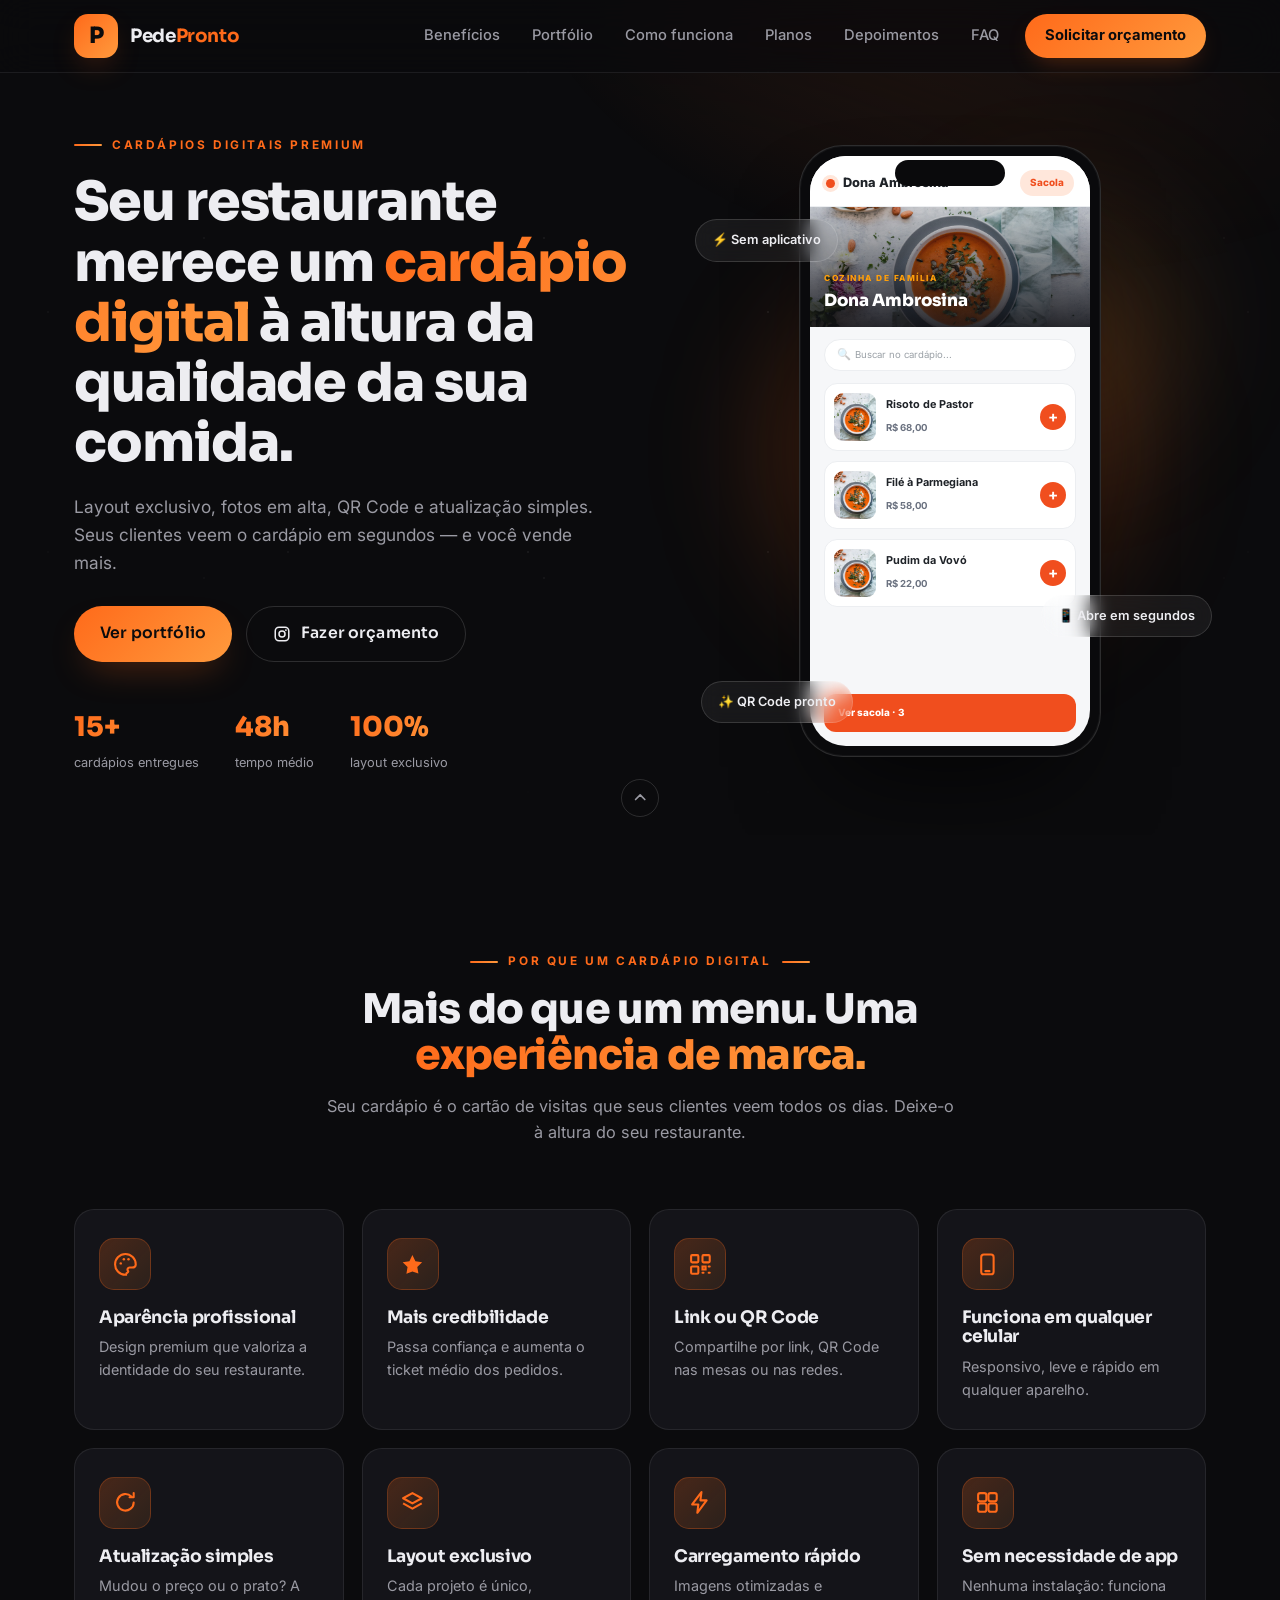
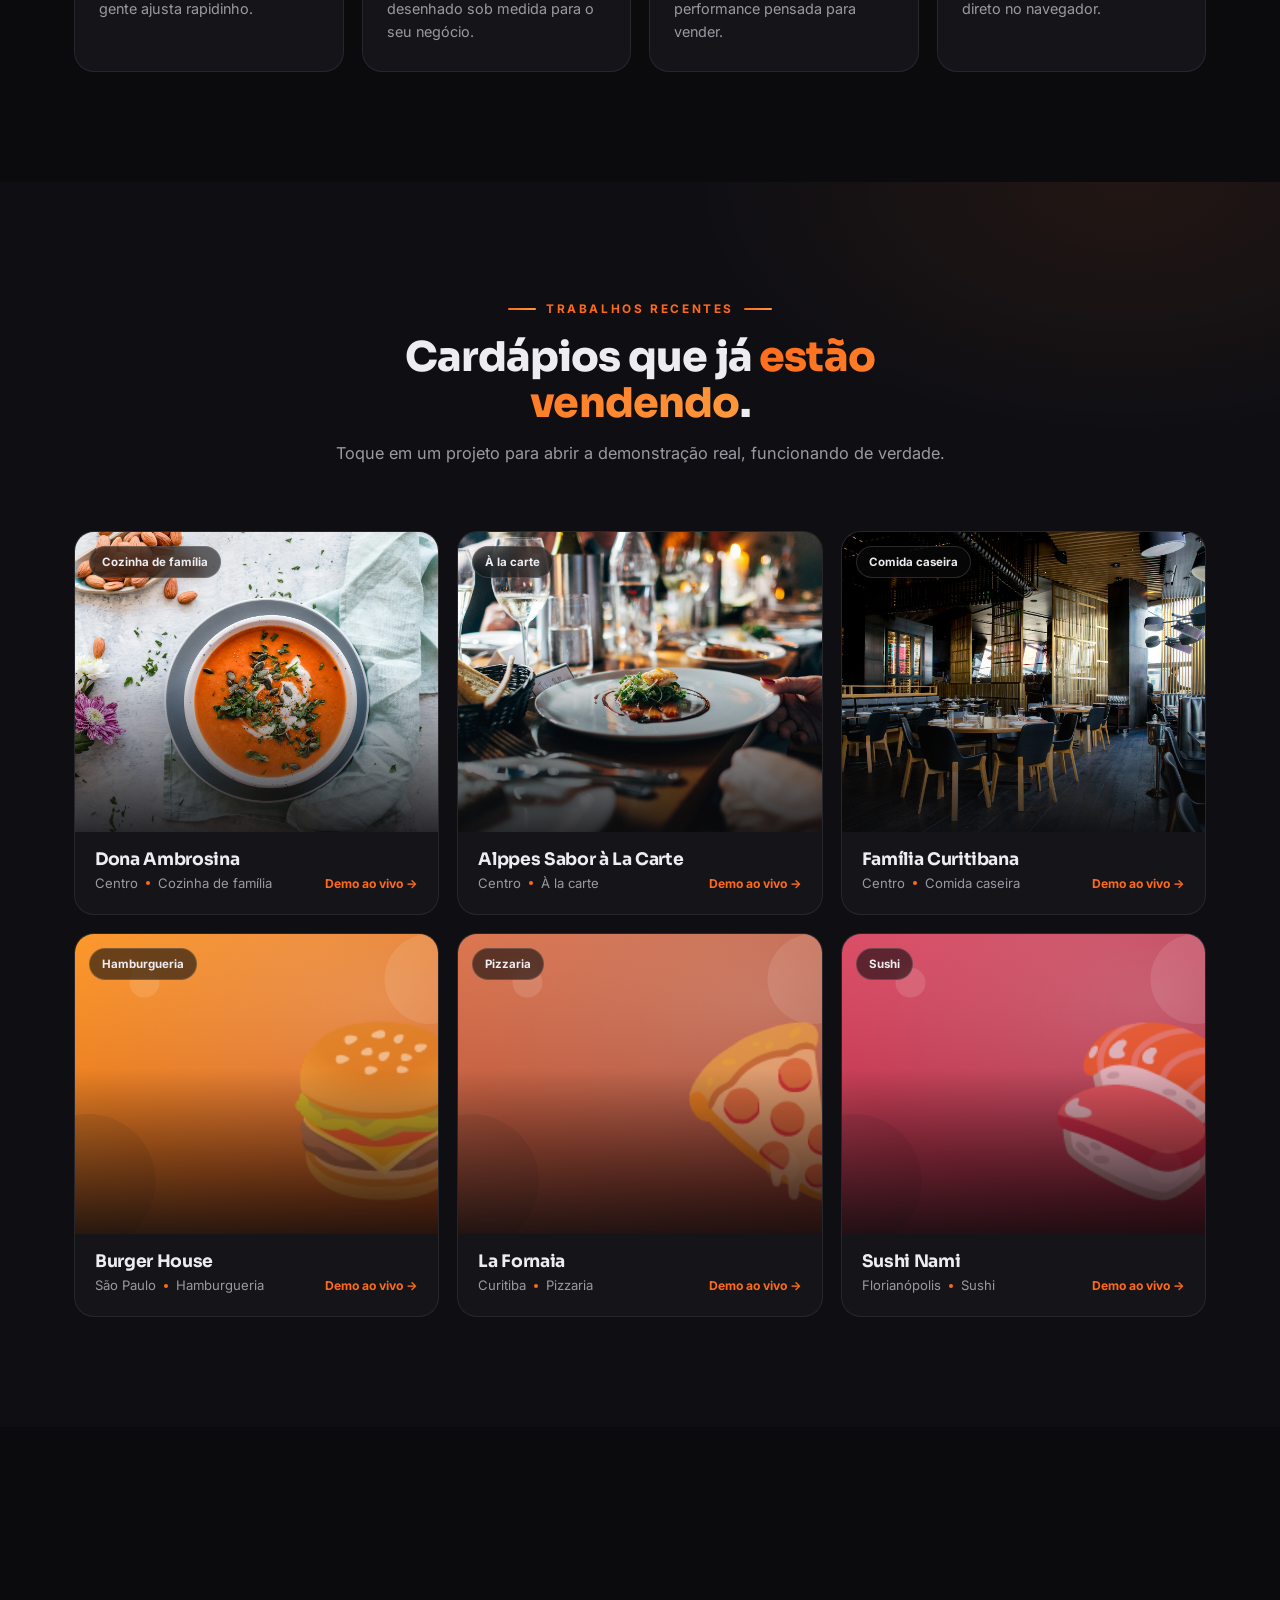
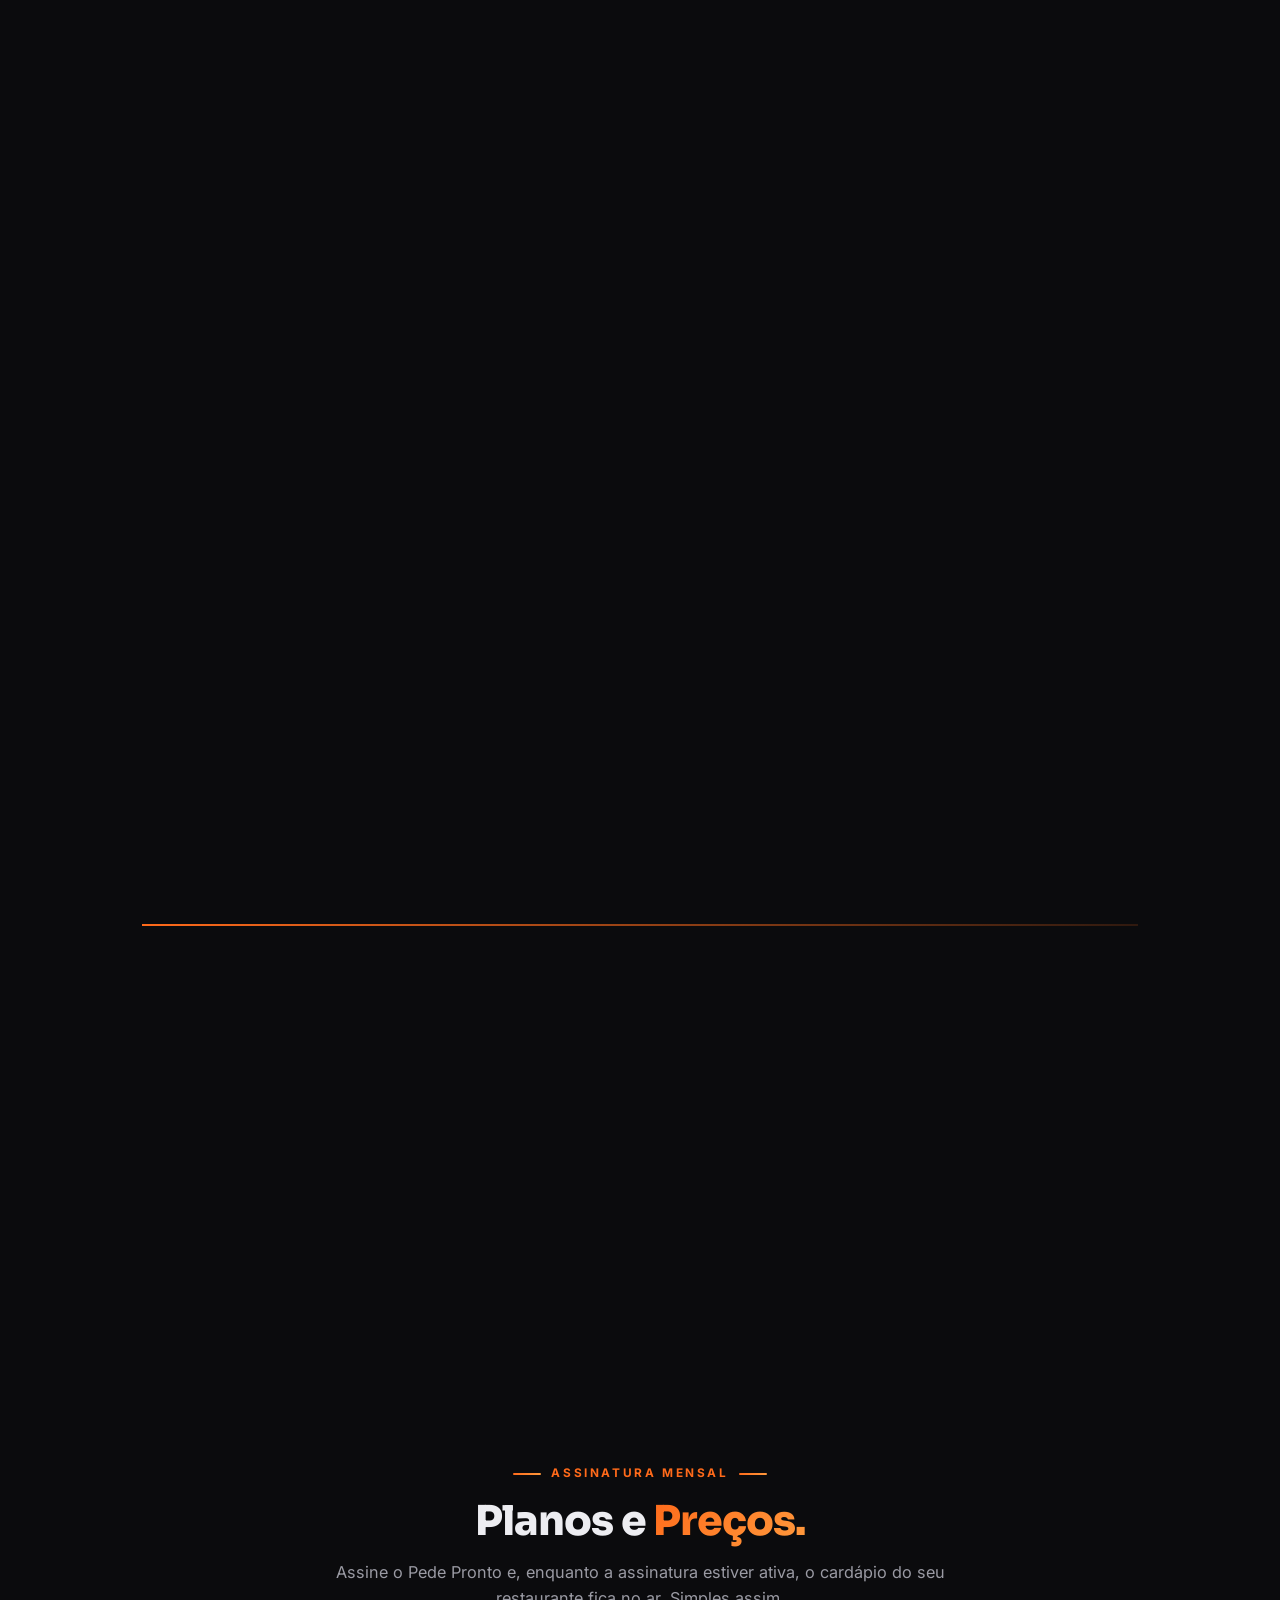
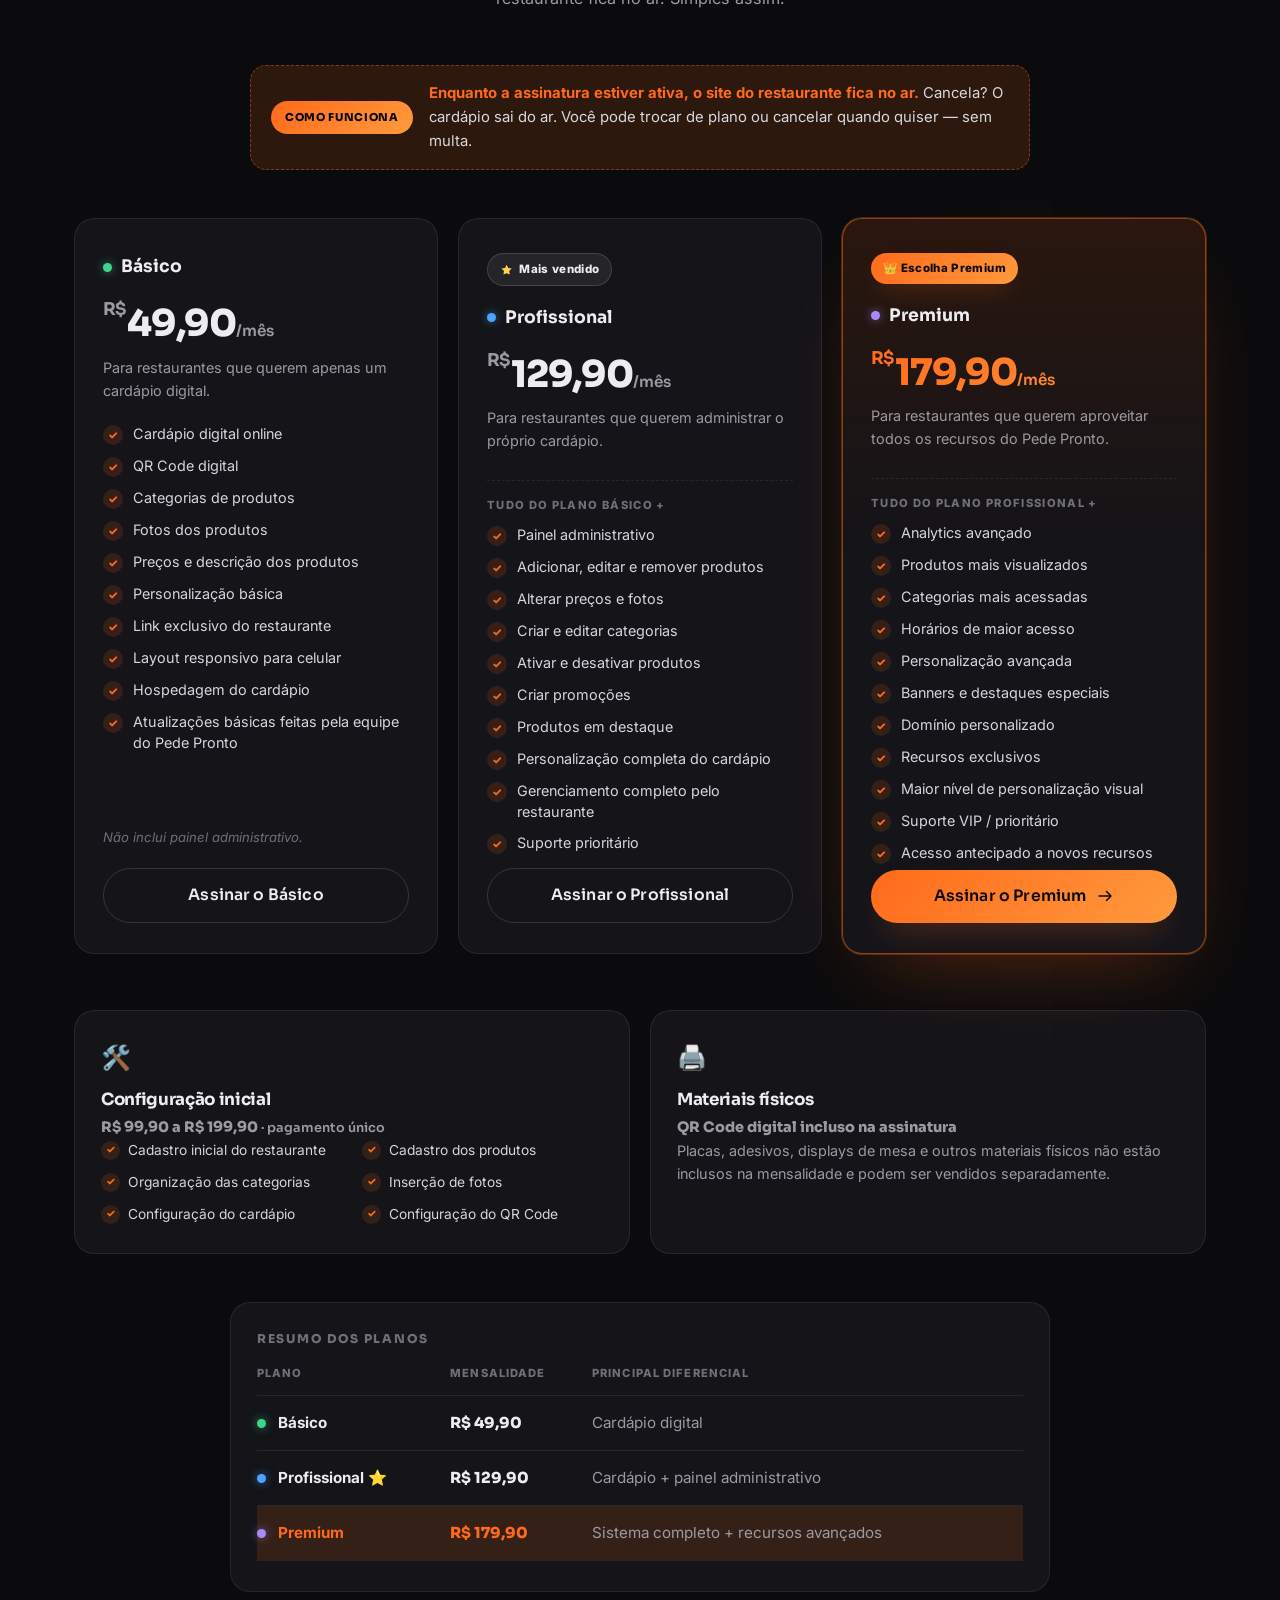
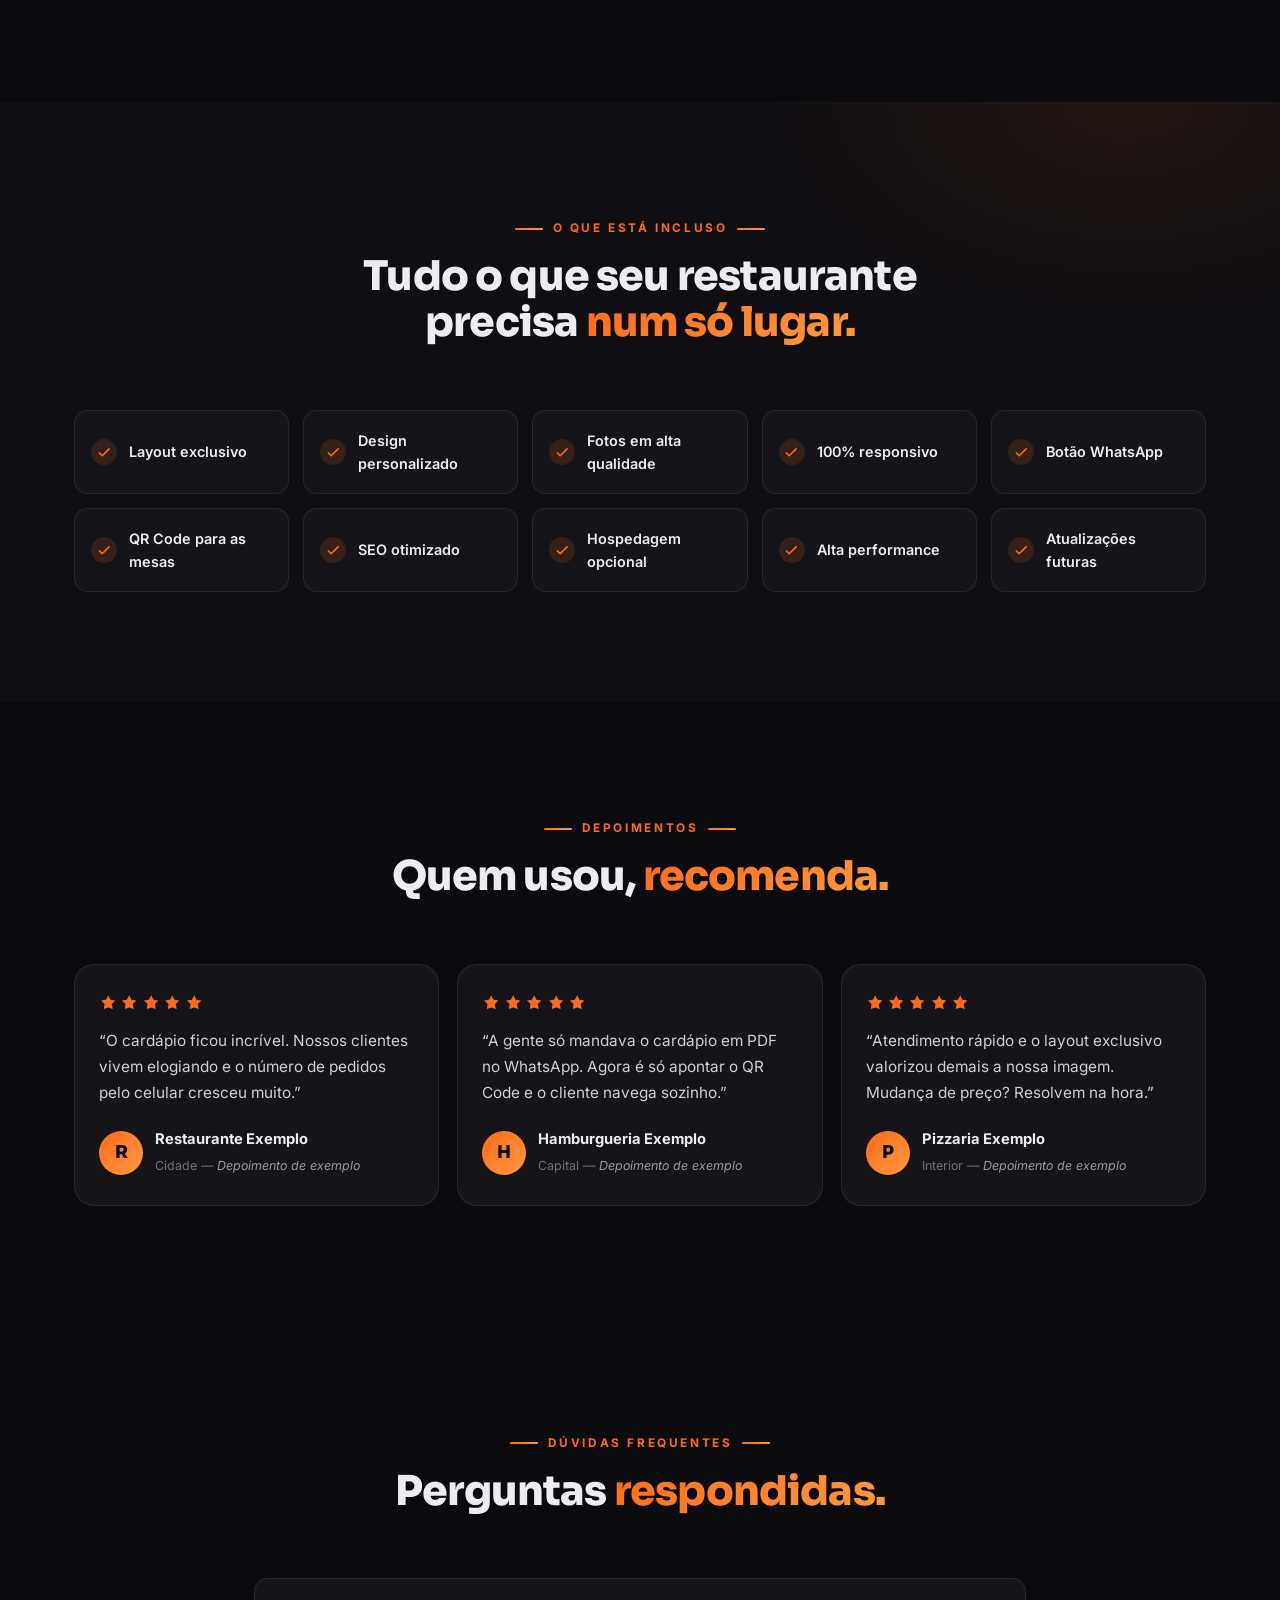
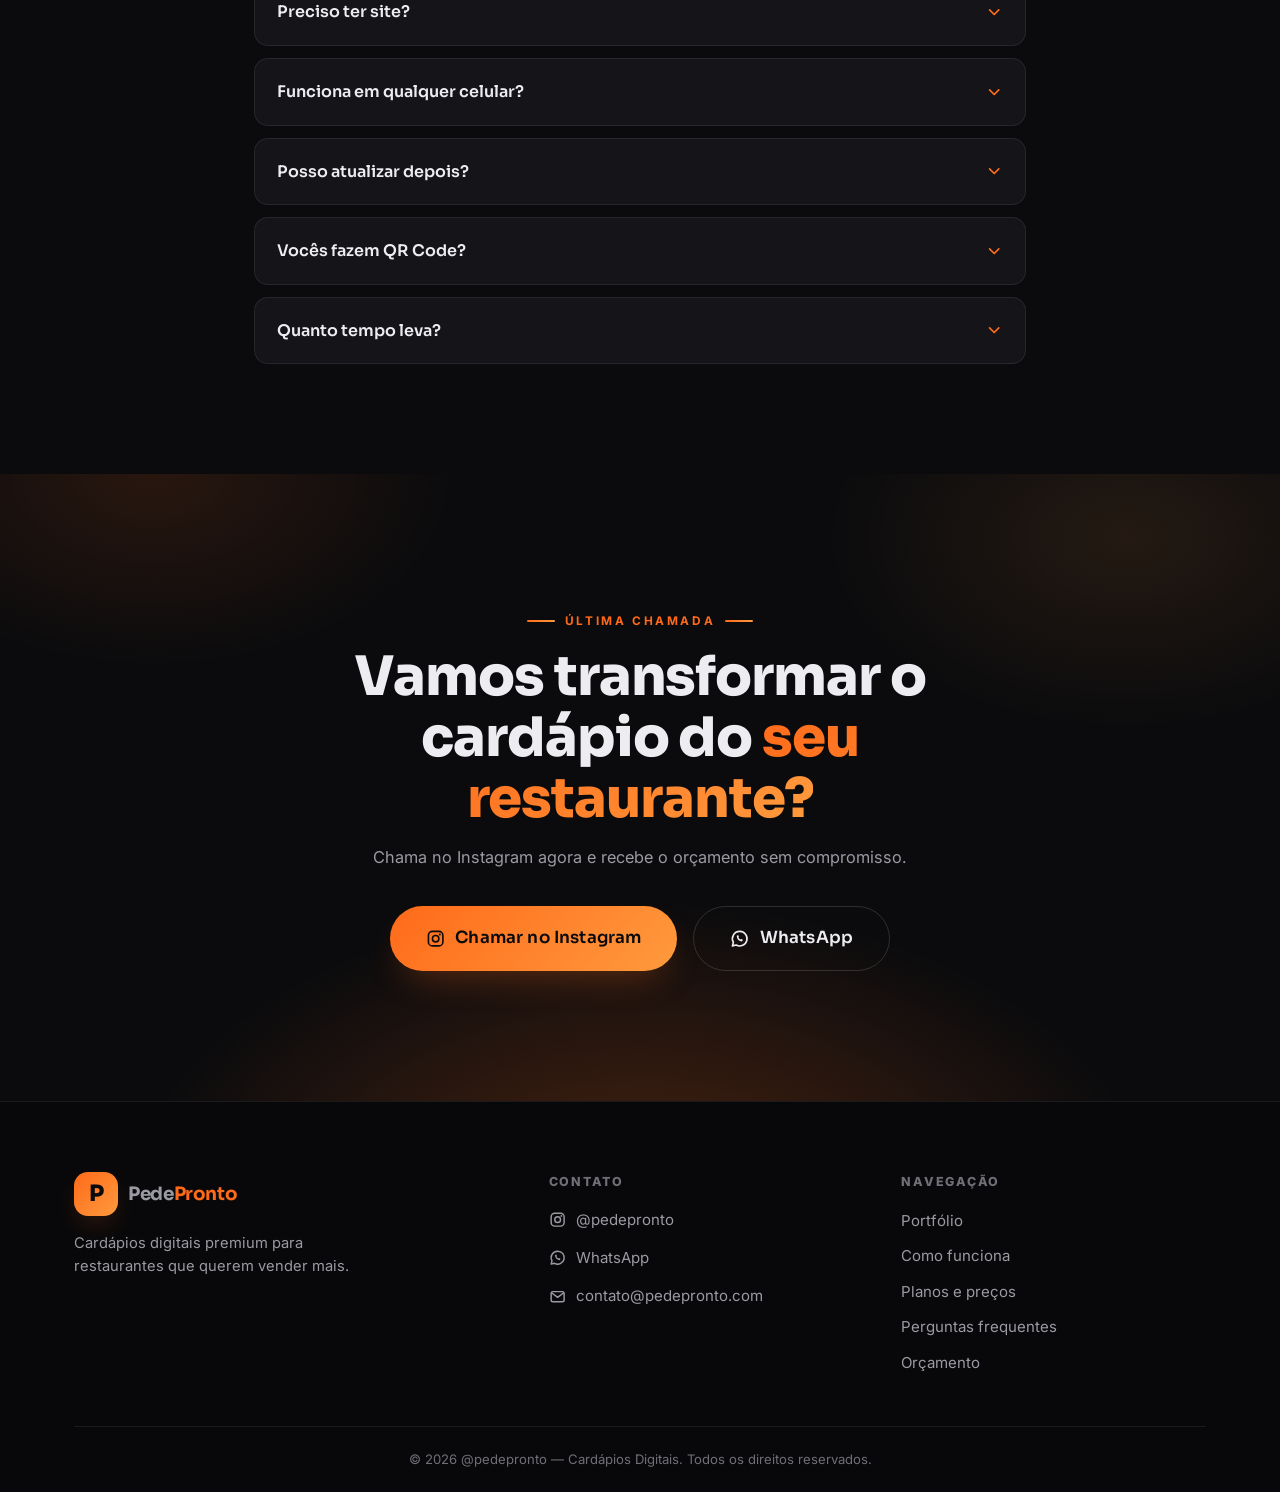
<file: index.html>
<!DOCTYPE html>
<html lang="pt-BR">
<head>
<meta charset="UTF-8">
<meta name="viewport" content="width=device-width, initial-scale=1.0">
<meta http-equiv="refresh" content="0; url=portfolio/index.html">
<title>@pedepronto — Cardápios Digitais</title>
<script>location.replace('portfolio/index.html')</script>
</head>
<body style="margin:0;background:#0b0b0d">
  <p style="color:#fff;font-family:sans-serif;padding:2rem;font-size:1.1rem">
    Redirecionando... <a href="portfolio/index.html" style="color:#ff6a1a">Abrir o site</a>
  </p>
</body>
</html>
</file>
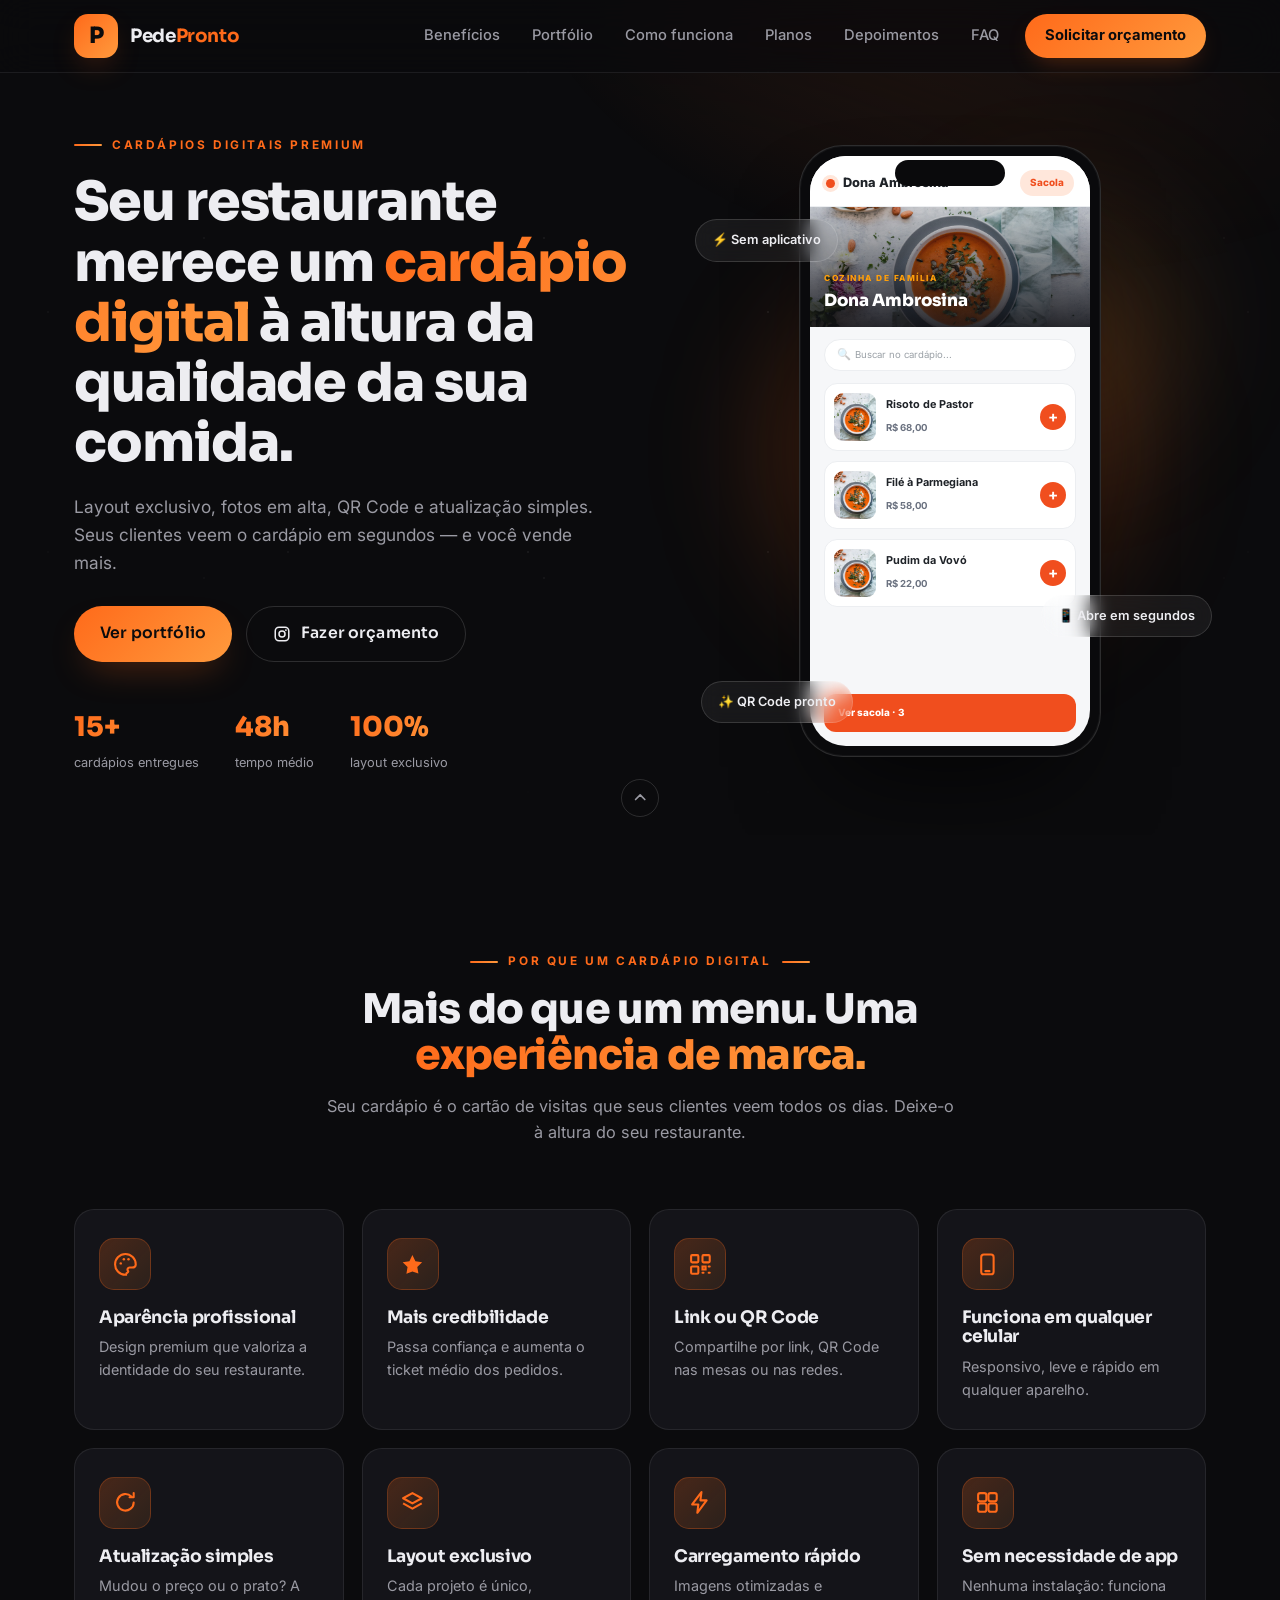
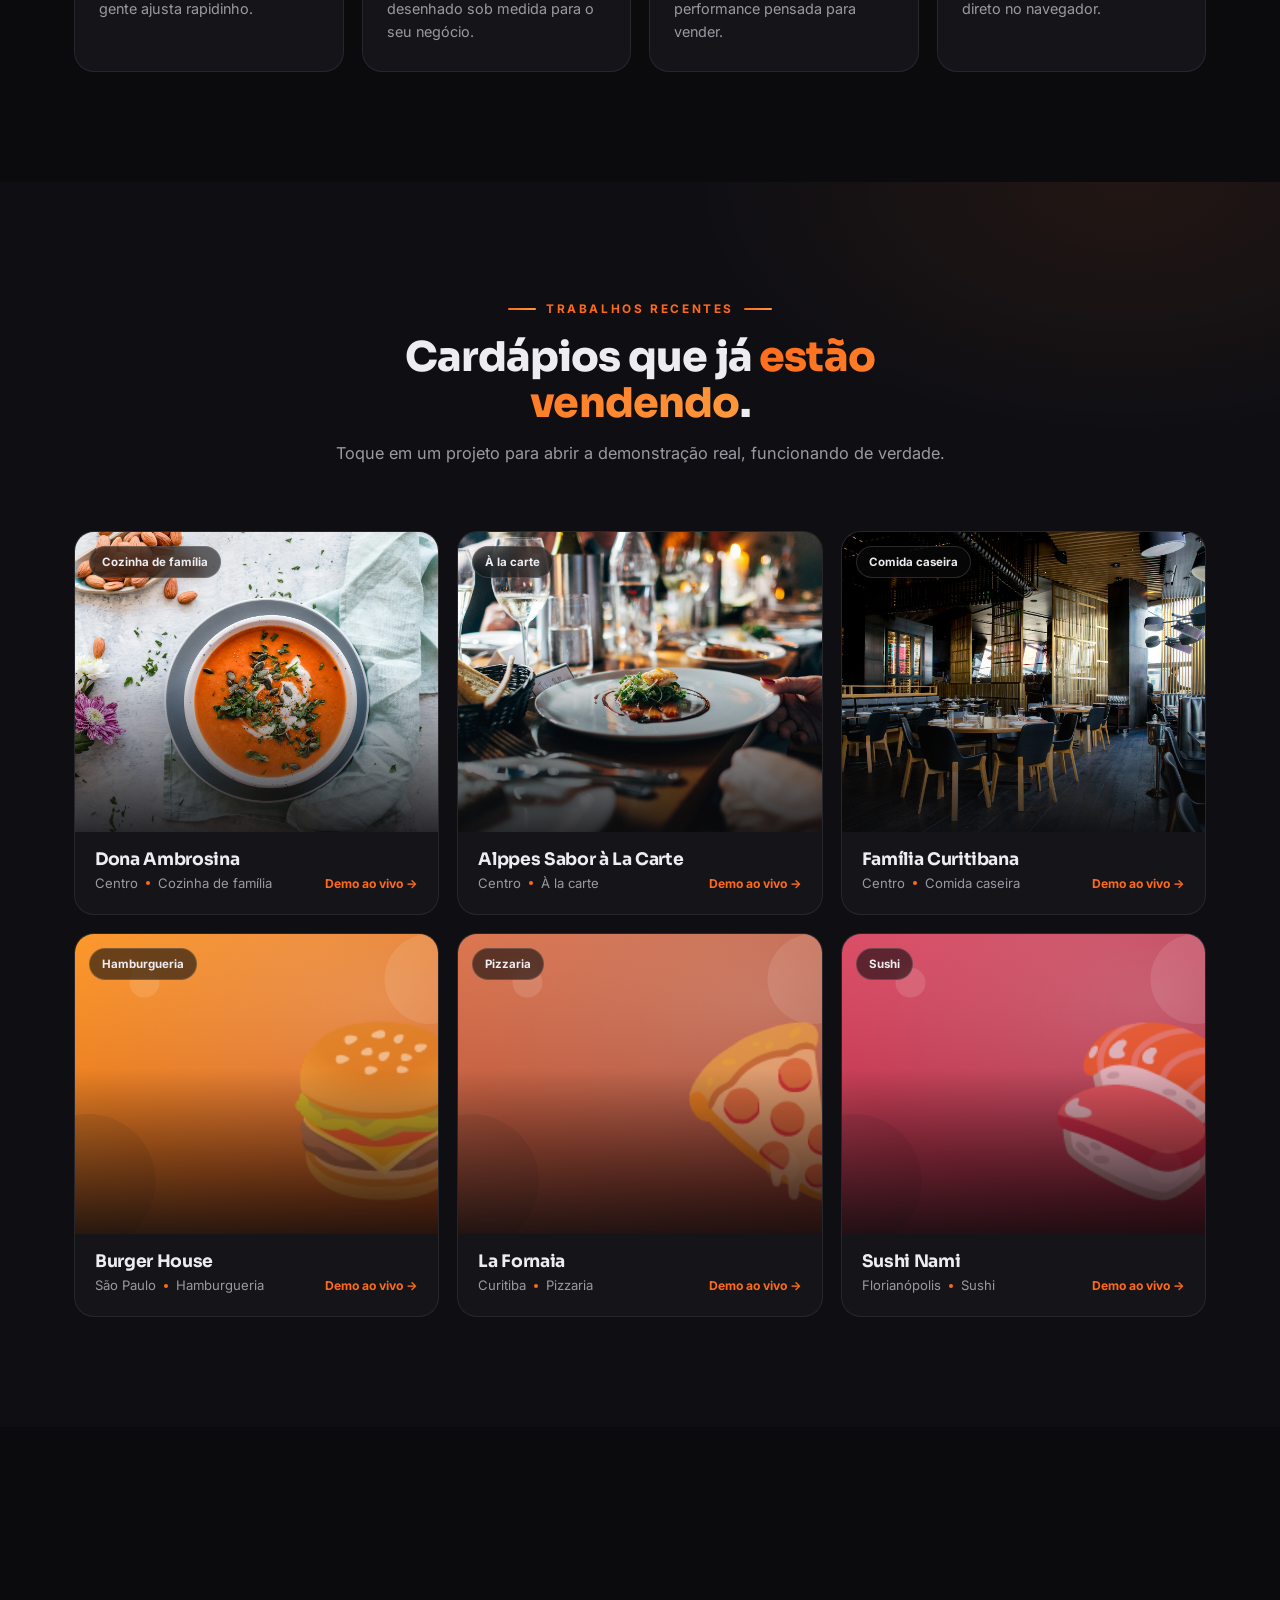
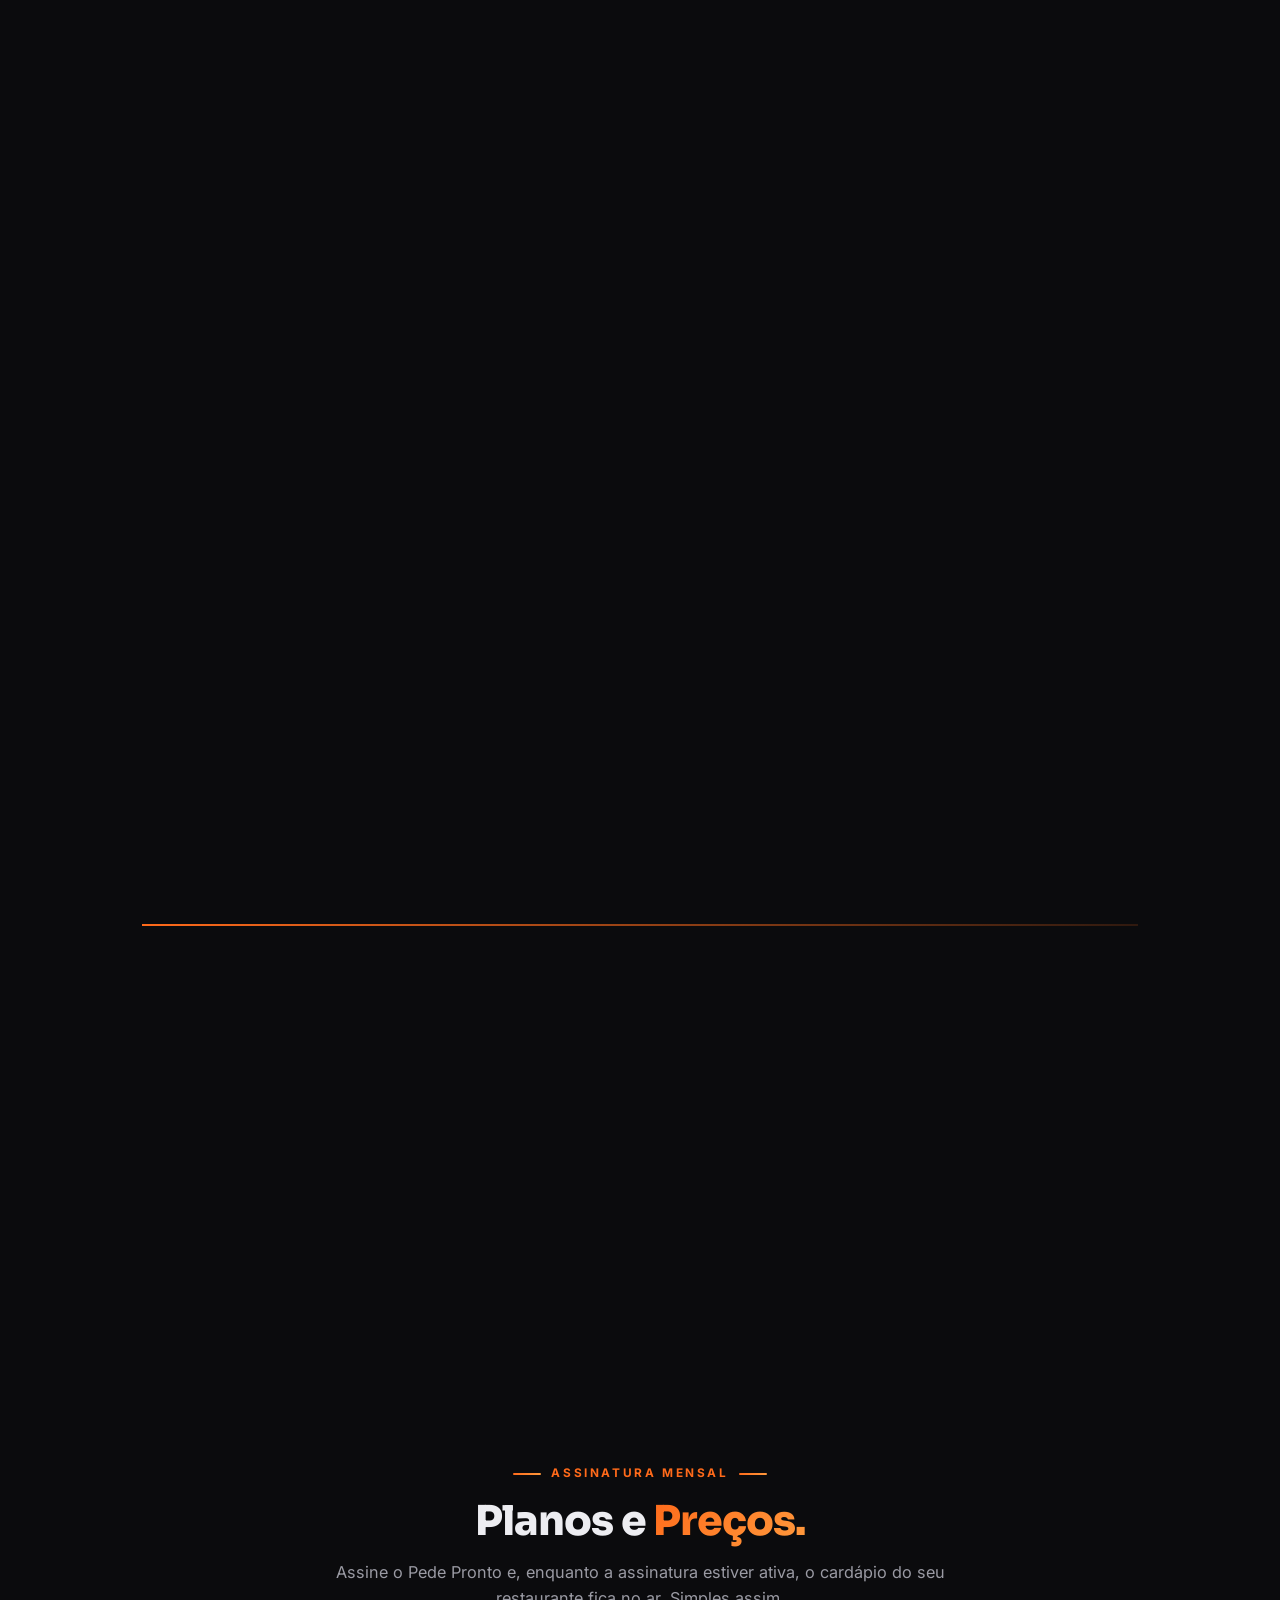
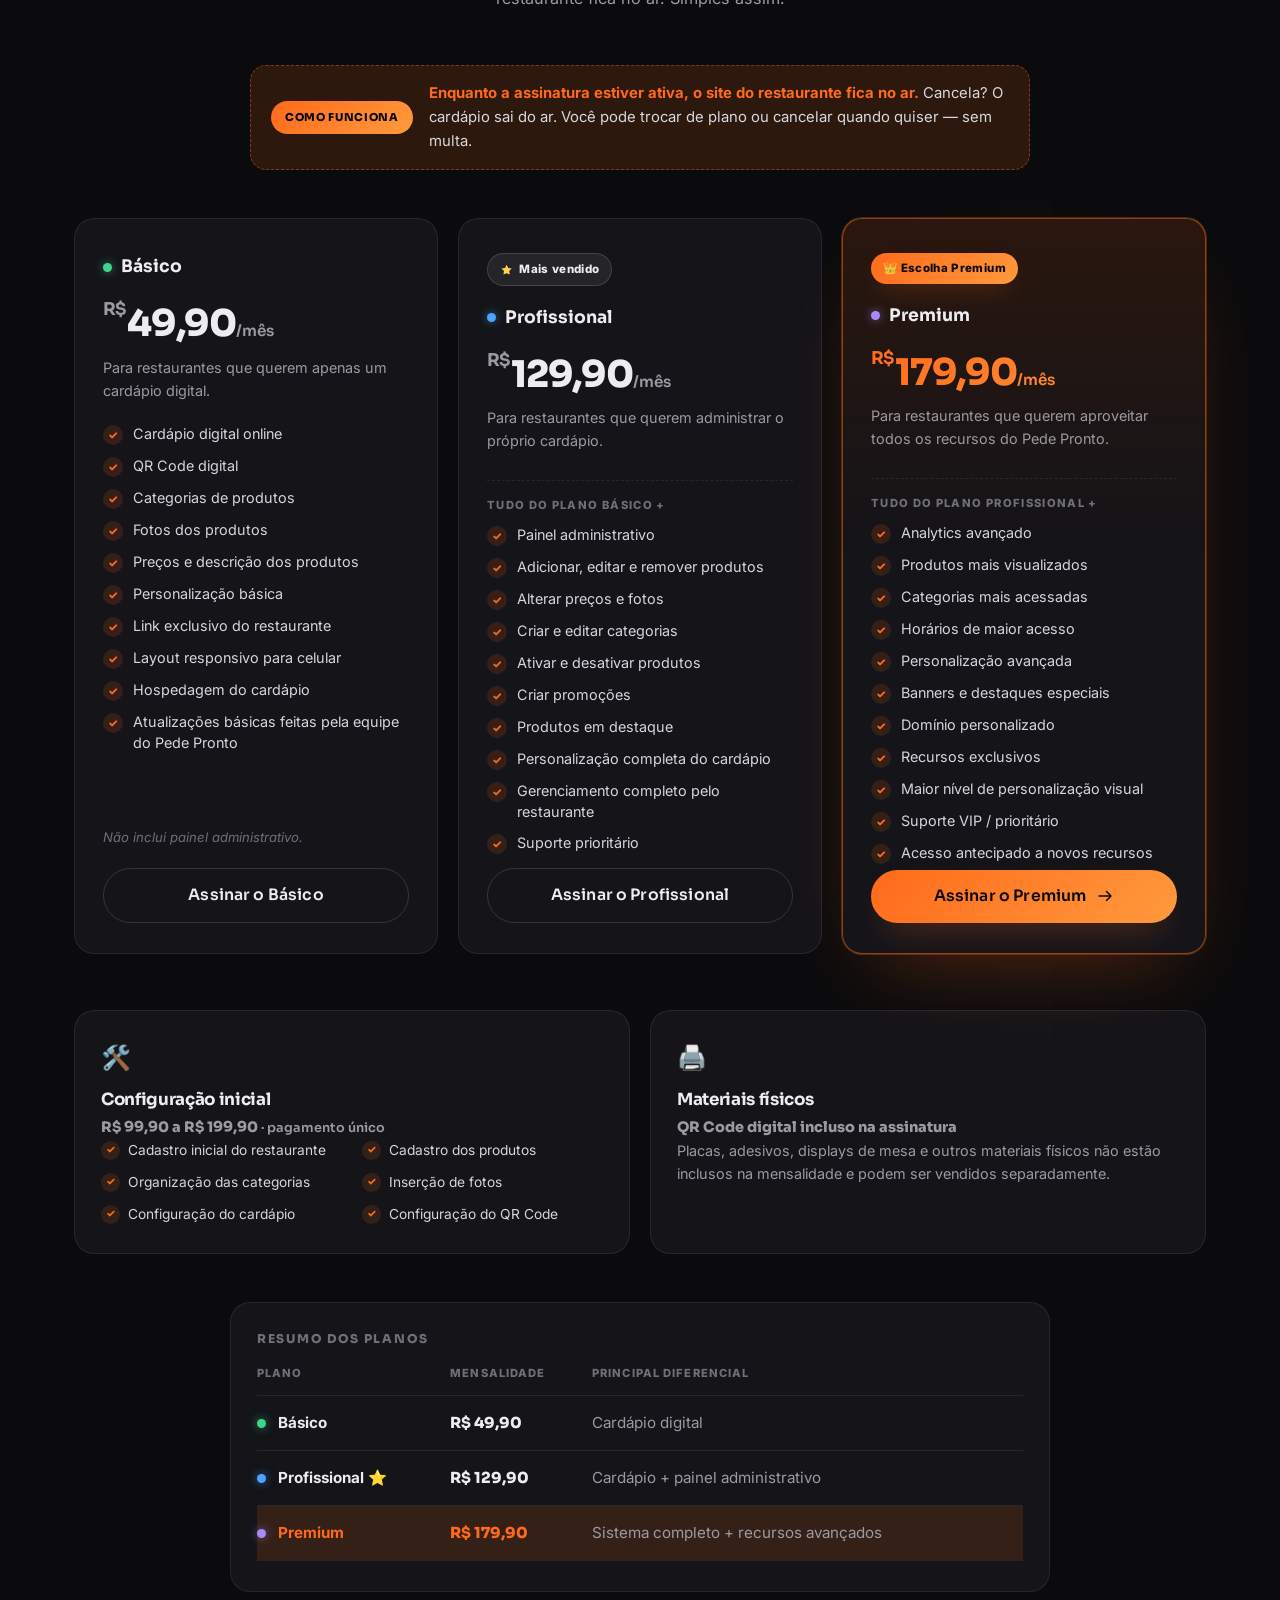
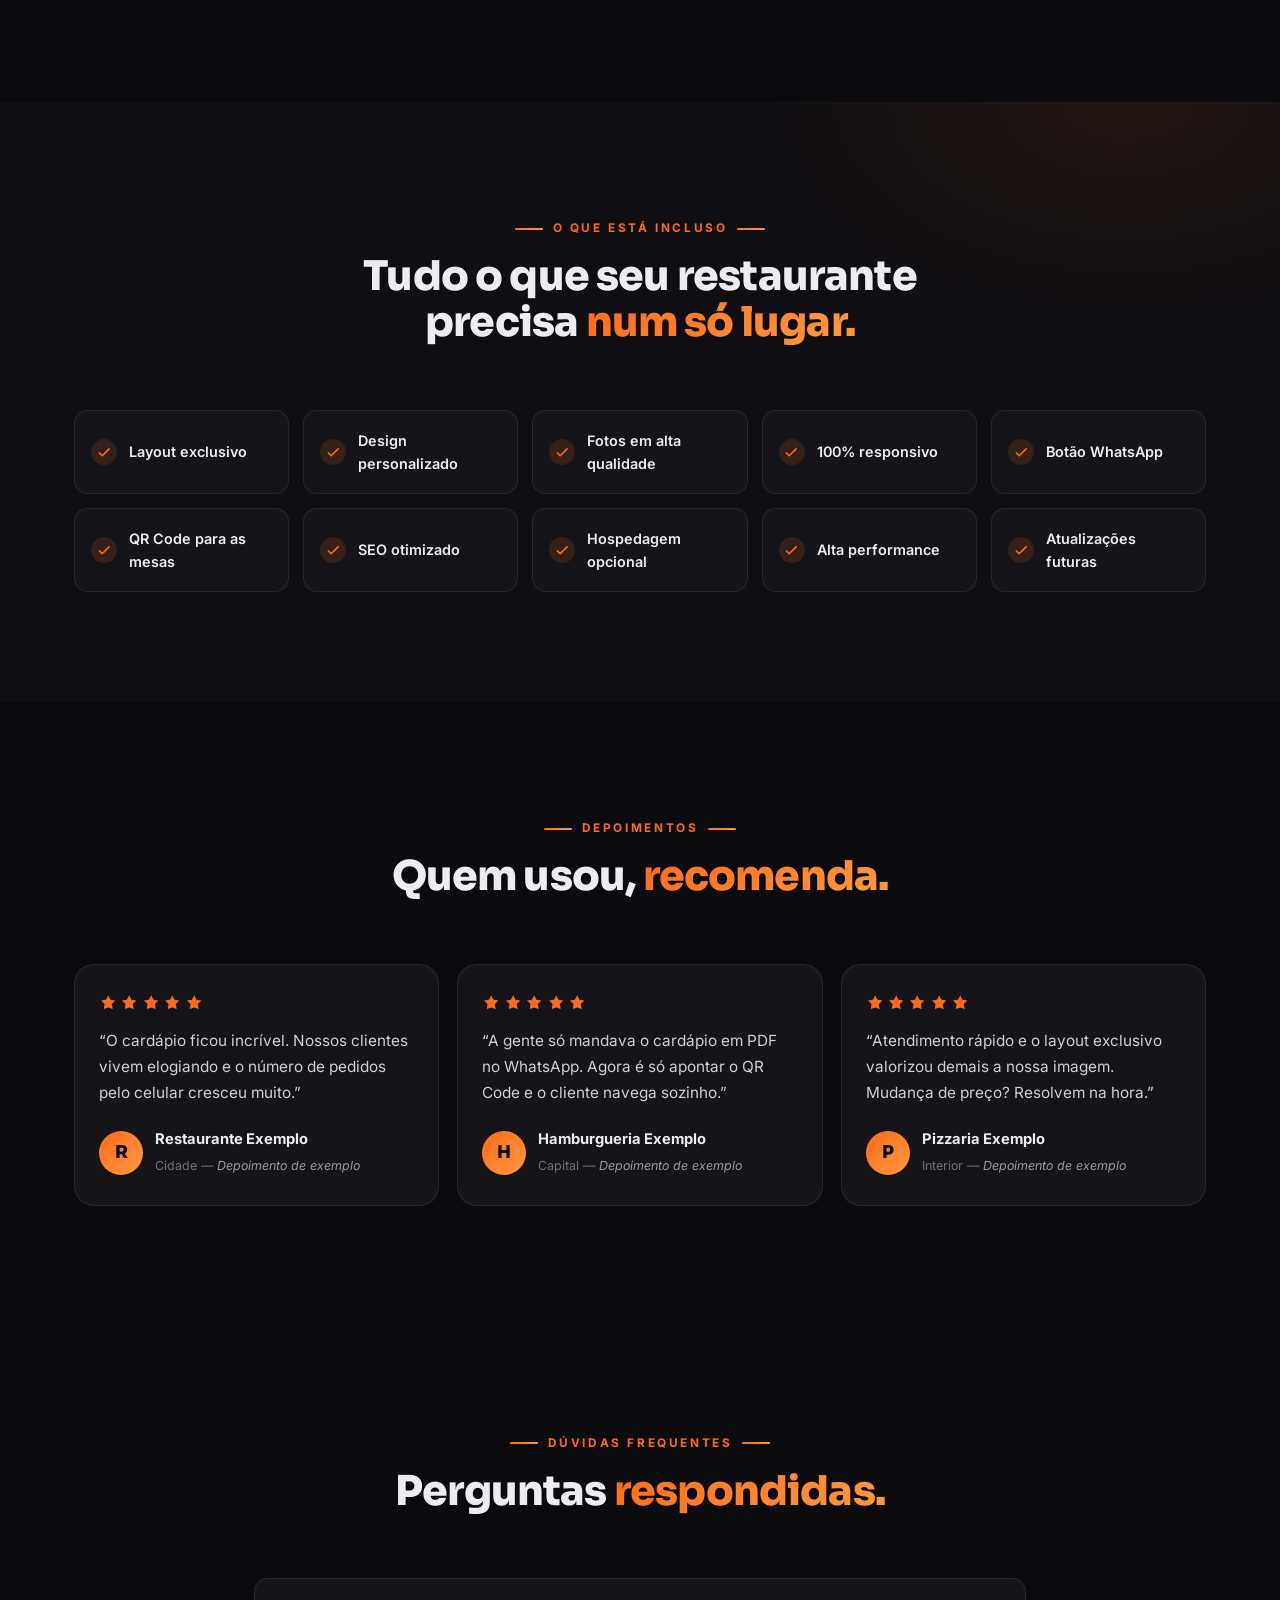
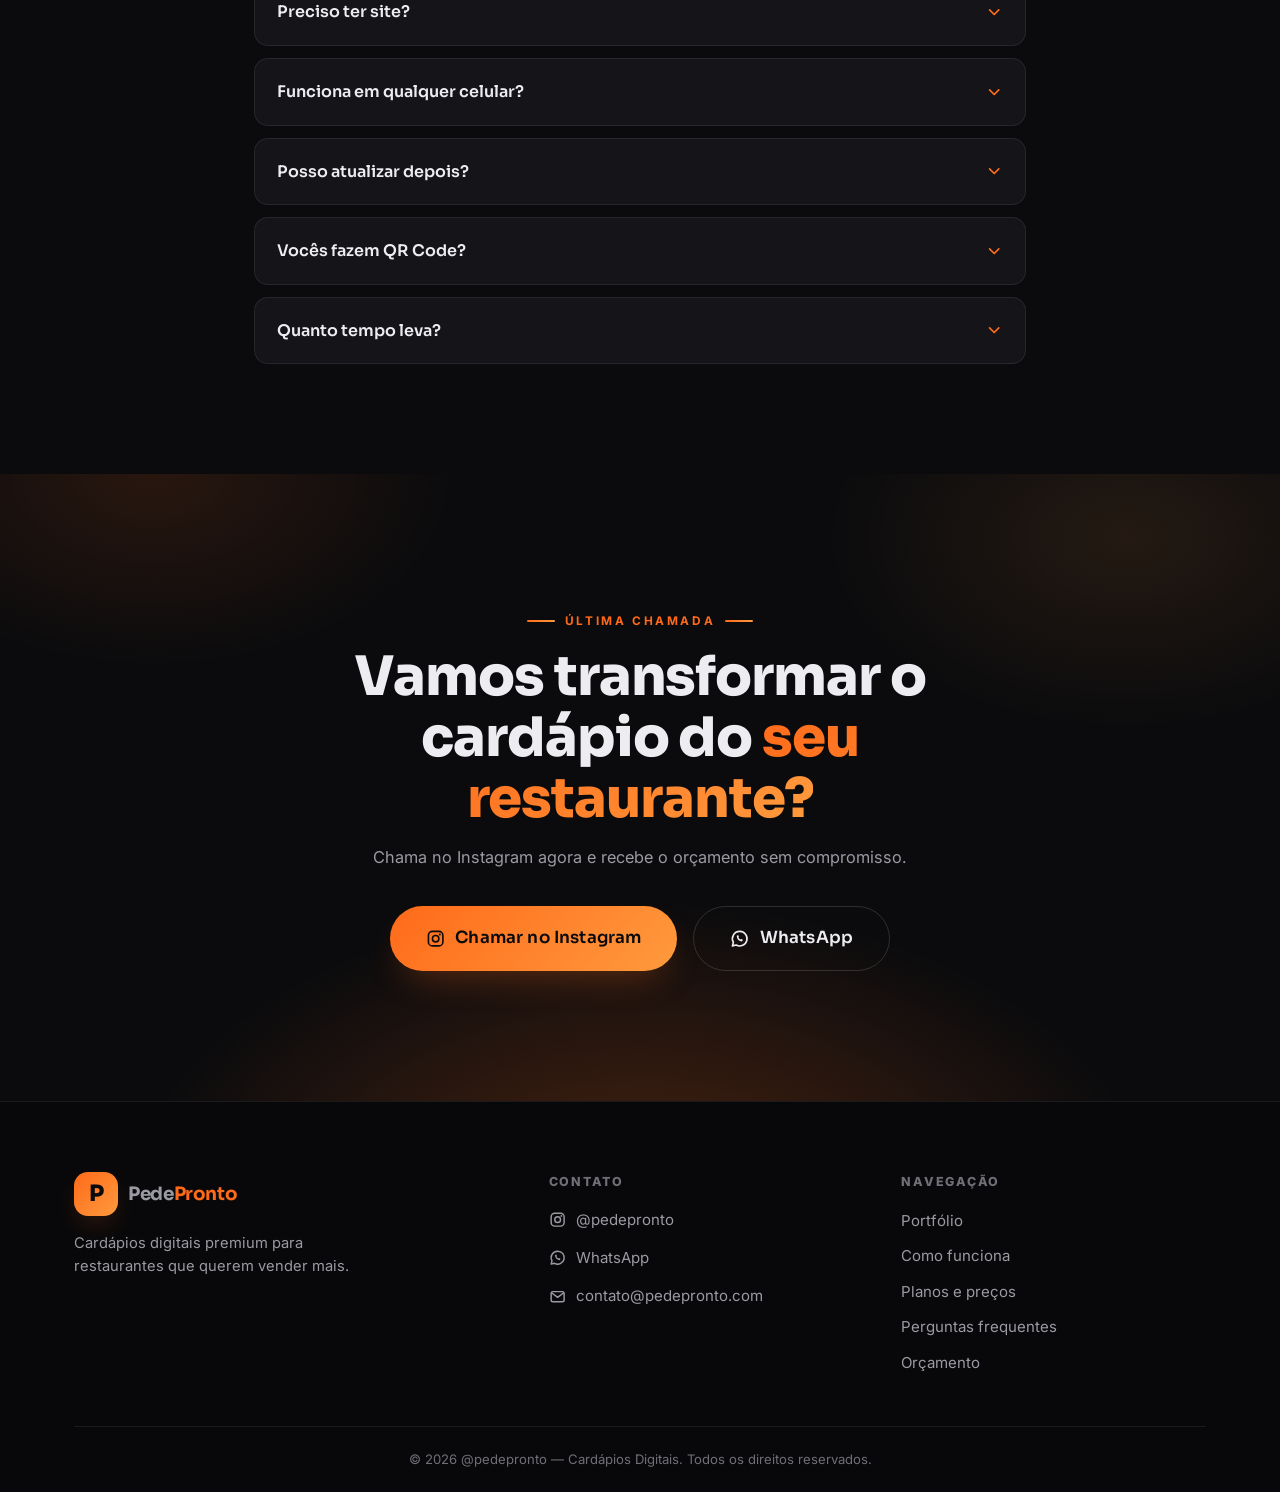
<file: portfolio/index.html>
<!DOCTYPE html>
<html lang="pt-BR">
<head>
<meta charset="UTF-8" />
<meta name="viewport" content="width=device-width, initial-scale=1.0" />
<title>@pedepronto — Cardápios Digitais Premium para Restaurantes</title>
<meta name="description" content="Criamos cardápios digitais modernos e exclusivos para o seu restaurante. Layout sob medida, QR Code, atualização simples e venda direto pelo WhatsApp/Instagram. Fale com a gente!" />
<meta property="og:type" content="website" />
<meta property="og:title" content="@pedepronto — Cardápios Digitais Premium" />
<meta property="og:description" content="Seu restaurante merece um cardápio digital à altura da qualidade da sua comida." />
<meta property="og:image" content="assets/images/og-cover.svg" />
<meta property="og:locale" content="pt_BR" />
<meta name="theme-color" content="#0b0b0d" />
<link rel="icon" type="image/svg+xml" href="assets/images/favicon.svg" />
<link rel="preconnect" href="https://fonts.googleapis.com" />
<link rel="preconnect" href="https://fonts.gstatic.com" crossorigin />
<link href="https://fonts.googleapis.com/css2?family=Sora:wght@400;500;600;700;800&family=Inter:wght@400;500;600&display=swap" rel="stylesheet" />
<link rel="stylesheet" href="css/style.css" />
<link rel="stylesheet" href="css/responsive.css" />
<script type="application/ld+json">
{
  "@context": "https://schema.org",
  "@type": "ProfessionalService",
  "name": "Pede Pronto — Cardápios Digitais",
  "description": "Criação de cardápios digitais premium para restaurantes.",
  "sameAs": ["https://www.instagram.com/pedepronto"],
  "areaServed": "Brasil"
}
</script>
</head>
<body class="preload">

<div class="loader" id="loader" aria-hidden="true">
  <div class="loader-logo"><span class="logo-mark">P</span></div>
</div>

<svg width="0" height="0" style="position:absolute" aria-hidden="true">
  <defs>
    <symbol id="i-check" viewBox="0 0 24 24"><path d="M5 13l4 4L19 7" fill="none" stroke="currentColor" stroke-width="2.4" stroke-linecap="round" stroke-linejoin="round"/></symbol>
    <symbol id="i-phone" viewBox="0 0 24 24"><rect x="7" y="2.5" width="10" height="19" rx="2.5" fill="none" stroke="currentColor" stroke-width="2"/><path d="M11 18.5h2" stroke="currentColor" stroke-width="2" stroke-linecap="round"/></symbol>
    <symbol id="i-palette" viewBox="0 0 24 24"><path d="M12 22a10 10 0 1 1 10-10c0 2.2-1.8 3-3.5 3H16a2 2 0 0 0-1.5 3.3c.4.5.3 1.2-.4 1.5-.8.4-1.5.9-1.5 2.2z" fill="none" stroke="currentColor" stroke-width="2"/><circle cx="7.5" cy="11" r="1.2" fill="currentColor"/><circle cx="10.5" cy="7" r="1.2" fill="currentColor"/><circle cx="15" cy="7" r="1.2" fill="currentColor"/></symbol>
    <symbol id="i-link" viewBox="0 0 24 24"><path d="M10 14a4 4 0 0 0 5.6.4l3-3a4 4 0 0 0-5.7-5.7l-1.5 1.5" fill="none" stroke="currentColor" stroke-width="2" stroke-linecap="round"/><path d="M14 10a4 4 0 0 0-5.6-.4l-3 3a4 4 0 0 0 5.7 5.7l1.5-1.5" fill="none" stroke="currentColor" stroke-width="2" stroke-linecap="round"/></symbol>
    <symbol id="i-device" viewBox="0 0 24 24"><rect x="6" y="2.5" width="12" height="19" rx="2.5" fill="none" stroke="currentColor" stroke-width="2"/><path d="M10 18.5h4" stroke="currentColor" stroke-width="2" stroke-linecap="round"/></symbol>
    <symbol id="i-refresh" viewBox="0 0 24 24"><path d="M20 12a8 8 0 1 1-2.3-5.7" fill="none" stroke="currentColor" stroke-width="2" stroke-linecap="round"/><path d="M20 3v4h-4" fill="none" stroke="currentColor" stroke-width="2" stroke-linecap="round" stroke-linejoin="round"/></symbol>
    <symbol id="i-layers" viewBox="0 0 24 24"><path d="M12 3 3 8l9 5 9-5-9-5z" fill="none" stroke="currentColor" stroke-width="2" stroke-linejoin="round"/><path d="m3 13 9 5 9-5" fill="none" stroke="currentColor" stroke-width="2" stroke-linejoin="round"/></symbol>
    <symbol id="i-zap" viewBox="0 0 24 24"><path d="M13 2 4 14h6l-1 8 9-12h-6l1-8z" fill="none" stroke="currentColor" stroke-width="2" stroke-linejoin="round"/></symbol>
    <symbol id="i-app" viewBox="0 0 24 24"><rect x="3" y="3" width="8" height="8" rx="2" fill="none" stroke="currentColor" stroke-width="2"/><rect x="13" y="3" width="8" height="8" rx="2" fill="none" stroke="currentColor" stroke-width="2"/><rect x="3" y="13" width="8" height="8" rx="2" fill="none" stroke="currentColor" stroke-width="2"/><rect x="13" y="13" width="8" height="8" rx="2" fill="none" stroke="currentColor" stroke-width="2"/></symbol>
    <symbol id="i-star" viewBox="0 0 24 24"><path d="m12 3 2.9 5.9 6.5.9-4.7 4.6 1.1 6.5L12 18.8 6.2 21l1.1-6.5L2.6 9.8l6.5-.9L12 3z" fill="currentColor"/></symbol>
    <symbol id="i-arrow" viewBox="0 0 24 24"><path d="M4 12h16m0 0-6-6m6 6-6 6" fill="none" stroke="currentColor" stroke-width="2" stroke-linecap="round" stroke-linejoin="round"/></symbol>
    <symbol id="i-ig" viewBox="0 0 24 24"><rect x="3" y="3" width="18" height="18" rx="5" fill="none" stroke="currentColor" stroke-width="2"/><circle cx="12" cy="12" r="4" fill="none" stroke="currentColor" stroke-width="2"/><circle cx="17.2" cy="6.8" r="1.3" fill="currentColor"/></symbol>
    <symbol id="i-wa" viewBox="0 0 24 24"><path d="M12 3a9 9 0 0 0-7.8 13.5L3 21l4.7-1.2A9 9 0 1 0 12 3z" fill="none" stroke="currentColor" stroke-width="2" stroke-linejoin="round"/><path d="M8.5 9c0 3.5 3 6.5 6.5 6.5l1-2-2-1-1 .6c-1-.6-1.9-1.5-2.5-2.5l.6-1-1-2-2 1z" fill="currentColor"/></symbol>
    <symbol id="i-mail" viewBox="0 0 24 24"><rect x="3" y="5" width="18" height="14" rx="2.5" fill="none" stroke="currentColor" stroke-width="2"/><path d="m4 7 8 6 8-6" fill="none" stroke="currentColor" stroke-width="2" stroke-linecap="round" stroke-linejoin="round"/></symbol>
    <symbol id="i-close" viewBox="0 0 24 24"><path d="M5 5l14 14M19 5 5 19" fill="none" stroke="currentColor" stroke-width="2.4" stroke-linecap="round"/></symbol>
    <symbol id="i-menu" viewBox="0 0 24 24"><path d="M4 7h16M4 12h16M4 17h16" fill="none" stroke="currentColor" stroke-width="2.2" stroke-linecap="round"/></symbol>
    <symbol id="i-chev" viewBox="0 0 24 24"><path d="m6 9 6 6 6-6" fill="none" stroke="currentColor" stroke-width="2.2" stroke-linecap="round" stroke-linejoin="round"/></symbol>
    <symbol id="i-qr" viewBox="0 0 24 24"><rect x="3" y="3" width="7" height="7" rx="1" fill="none" stroke="currentColor" stroke-width="2"/><rect x="14" y="3" width="7" height="7" rx="1" fill="none" stroke="currentColor" stroke-width="2"/><rect x="3" y="14" width="7" height="7" rx="1" fill="none" stroke="currentColor" stroke-width="2"/><path d="M14 14h3v3h-3zM20 14h1M14 20h1M20 20h1" fill="none" stroke="currentColor" stroke-width="2" stroke-linecap="round"/></symbol>
  </defs>
</svg>

<a class="skip-link" href="#inicio">Pular para o conteúdo</a>

<header class="nav" id="nav">
  <div class="nav-inner">
    <a class="brand" href="#inicio" aria-label="Pede Pronto — início">
      <span class="brand-mark"><span class="logo-mark">P</span></span>
      <span class="brand-text">Pede<span>Pronto</span></span>
    </a>
    <nav class="menu" id="menu" aria-label="Navegação principal">
      <a href="#beneficios">Benefícios</a>
      <a href="#portfolio">Portfólio</a>
      <a href="#como-funciona">Como funciona</a>
      <a href="#planos">Planos</a>
      <a href="#depoimentos">Depoimentos</a>
      <a href="#faq">FAQ</a>
      <a class="menu-cta" id="navCta" href="#">Solicitar orçamento</a>
    </nav>
    <button class="nav-burger" id="navBurger" aria-label="Abrir menu" aria-expanded="false">
      <svg class="ic menu"><use href="#i-menu"/></svg>
      <svg class="ic close"><use href="#i-close"/></svg>
    </button>
  </div>
</header>

<main id="inicio">

  <!-- ===================== HERO ===================== -->
  <section class="hero">
    <div class="hero-bg" aria-hidden="true"></div>
    <div class="hero-inner">
      <div class="hero-copy">
        <span class="kicker">Cardápios digitais premium</span>
        <h1>Seu restaurante merece um <em>cardápio digital</em> à altura da qualidade da sua comida.</h1>
        <p>Layout exclusivo, fotos em alta, QR Code e atualização simples. Seus clientes veem o cardápio em segundos — e você vende mais.</p>
        <div class="hero-cta">
          <a class="btn btn-primary" href="#portfolio">Ver portfólio</a>
          <a class="btn btn-ghost" href="#" data-action="cta"><svg class="ic"><use href="#i-ig"/></svg> Fazer orçamento</a>
        </div>
        <div class="hero-stats">
          <div class="stat"><strong>15+</strong><span>cardápios entregues</span></div>
          <div class="stat"><strong>48h</strong><span>tempo médio</span></div>
          <div class="stat"><strong>100%</strong><span>layout exclusivo</span></div>
        </div>
      </div>
      <div class="hero-visual" aria-hidden="true">
        <div class="glow glow-a"></div>
        <div class="glow glow-b"></div>
        <div class="phone">
          <div class="phone-notch"></div>
          <div class="phone-screen">
            <div class="pm-bar"><span class="pm-dot"></span><span class="pm-name">Dona Ambrosina</span><span class="pm-cart">Sacola</span></div>
            <div class="pm-cover"><img src="assets/portfolio/dona-ambrosina.jpg" alt="" loading="eager"><div class="pm-cover-shade"></div><div class="pm-cover-text"><span>COZINHA DE FAMÍLIA</span><strong>Dona Ambrosina</strong></div></div>
            <div class="pm-search"></div>
            <div class="pm-item"><span class="pm-thumb" style="background-image:url('assets/portfolio/dona-ambrosina.jpg')"></span><span class="pm-info"><b>Risoto de Pastor</b><small>R$ 68,00</small></span><span class="pm-add">+</span></div>
            <div class="pm-item"><span class="pm-thumb" style="background-image:url('assets/portfolio/dona-ambrosina.jpg')"></span><span class="pm-info"><b>Filé à Parmegiana</b><small>R$ 58,00</small></span><span class="pm-add">+</span></div>
            <div class="pm-item"><span class="pm-thumb" style="background-image:url('assets/portfolio/dona-ambrosina.jpg')"></span><span class="pm-info"><b>Pudim da Vovó</b><small>R$ 22,00</small></span><span class="pm-add">+</span></div>
            <div class="pm-footer">Ver sacola · 3</div>
          </div>
        </div>
        <div class="float-chip chip-1">⚡ Sem aplicativo</div>
        <div class="float-chip chip-2">📱 Abre em segundos</div>
        <div class="float-chip chip-3">✨ QR Code pronto</div>
      </div>
    </div>
    <a class="hero-scroll" href="#beneficios" aria-label="Rolar para benefícios"><svg class="ic"><use href="#i-chev"/></svg></a>
  </section>

  <!-- ===================== BENEFÍCIOS ===================== -->
  <section class="section" id="beneficios">
    <div class="container">
      <div class="section-head reveal">
        <span class="kicker">Por que um cardápio digital</span>
        <h2>Mais do que um menu. Uma <em>experiência de marca.</em></h2>
        <p>Seu cardápio é o cartão de visitas que seus clientes veem todos os dias. Deixe-o à altura do seu restaurante.</p>
      </div>
      <div class="grid benefits">
        <article class="card reveal"><div class="card-ic"><svg class="ic"><use href="#i-palette"/></svg></div><h3>Aparência profissional</h3><p>Design premium que valoriza a identidade do seu restaurante.</p></article>
        <article class="card reveal"><div class="card-ic"><svg class="ic"><use href="#i-star"/></svg></div><h3>Mais credibilidade</h3><p>Passa confiança e aumenta o ticket médio dos pedidos.</p></article>
        <article class="card reveal"><div class="card-ic"><svg class="ic"><use href="#i-qr"/></svg></div><h3>Link ou QR Code</h3><p>Compartilhe por link, QR Code nas mesas ou nas redes.</p></article>
        <article class="card reveal"><div class="card-ic"><svg class="ic"><use href="#i-device"/></svg></div><h3>Funciona em qualquer celular</h3><p>Responsivo, leve e rápido em qualquer aparelho.</p></article>
        <article class="card reveal"><div class="card-ic"><svg class="ic"><use href="#i-refresh"/></svg></div><h3>Atualização simples</h3><p>Mudou o preço ou o prato? A gente ajusta rapidinho.</p></article>
        <article class="card reveal"><div class="card-ic"><svg class="ic"><use href="#i-layers"/></svg></div><h3>Layout exclusivo</h3><p>Cada projeto é único, desenhado sob medida para o seu negócio.</p></article>
        <article class="card reveal"><div class="card-ic"><svg class="ic"><use href="#i-zap"/></svg></div><h3>Carregamento rápido</h3><p>Imagens otimizadas e performance pensada para vender.</p></article>
        <article class="card reveal"><div class="card-ic"><svg class="ic"><use href="#i-app"/></svg></div><h3>Sem necessidade de app</h3><p>Nenhuma instalação: funciona direto no navegador.</p></article>
      </div>
    </div>
  </section>

  <!-- ===================== PORTFÓLIO ===================== -->
  <section class="section section-dark" id="portfolio">
    <div class="container">
      <div class="section-head reveal">
        <span class="kicker">Trabalhos recentes</span>
        <h2>Cardápios que já <em>estão vendendo</em>.</h2>
        <p>Toque em um projeto para abrir a demonstração real, funcionando de verdade.</p>
      </div>
      <div class="grid portfolio" id="portfolioGrid"></div>
    </div>
  </section>

  <!-- ===================== ANTES x DEPOIS ===================== -->
  <section class="section" id="transformacao">
    <div class="container">
      <div class="section-head reveal">
        <span class="kicker">Antes × Depois</span>
        <h2>A diferença que seus clientes <em>sentem.</em></h2>
      </div>
      <div class="vs">
        <div class="vs-card vs-before reveal">
          <div class="vs-tag">Antes</div>
          <h3>O cardápio que afasta cliente</h3>
          <ul>
            <li><span class="x">✕</span> PDF que não abre direito no celular</li>
            <li><span class="x">✕</span> Fotos amadoras e pratos sem foto</li>
            <li><span class="x">✕</span> Preço errado até reimprimir</li>
            <li><span class="x">✕</span> Cliente desiste antes de pedir</li>
          </ul>
        </div>
        <div class="vs-arrow reveal"><svg class="ic"><use href="#i-arrow"/></svg></div>
        <div class="vs-card vs-after reveal">
          <div class="vs-tag">Depois</div>
          <h3>Cardápio digital profissional</h3>
          <ul>
            <li><span class="ok">✓</span> Design moderno e exclusivo</li>
            <li><span class="ok">✓</span> Fotos em alta qualidade</li>
            <li><span class="ok">✓</span> Compartilhamento por link ou QR Code</li>
            <li><span class="ok">✓</span> Melhor experiência para os clientes</li>
          </ul>
        </div>
      </div>
    </div>
  </section>

  <!-- ===================== COMO FUNCIONA ===================== -->
  <section class="section" id="como-funciona">
    <div class="container">
      <div class="section-head reveal">
        <span class="kicker">Processo simples</span>
        <h2>Do contato ao cardápio no ar em <em>4 passos.</em></h2>
      </div>
      <div class="timeline">
        <div class="step reveal"><span class="step-num">01</span><h3>Você entra em contato</h3><p>Chama no WhatsApp ou Instagram e conta sobre o seu restaurante.</p></div>
        <div class="step reveal"><span class="step-num">02</span><h3>Envia o cardápio</h3><p>Manda a lista de pratos e preços do jeito que estiver.</p></div>
        <div class="step reveal"><span class="step-num">03</span><h3>Projeto desenvolvido</h3><p>Crio o layout exclusivo com fotos, cores e a cara do seu negócio.</p></div>
        <div class="step reveal"><span class="step-num">04</span><h3>Recebe seu cardápio pronto</h3><p>Aprova, recebe o link e o QR Code — pronto para usar.</p></div>
      </div>
      <div class="timeline-cta reveal">
        <a class="btn btn-primary" href="#" data-action="cta">Começar meu cardápio <svg class="ic"><use href="#i-arrow"/></svg></a>
      </div>
    </div>
  </section>

  <!-- ===================== PLANOS E PREÇOS ===================== -->
  <section class="section" id="planos">
    <div class="container">
      <div class="section-head reveal">
        <span class="kicker">Assinatura mensal</span>
        <h2>Planos e <em>Preços.</em></h2>
        <p>Assine o Pede Pronto e, enquanto a assinatura estiver ativa, o cardápio do seu restaurante fica no ar. Simples assim.</p>
      </div>
      <div class="sub-note reveal">
        <span class="sub-pill">Como funciona</span>
        <p><strong>Enquanto a assinatura estiver ativa, o site do restaurante fica no ar.</strong> Cancela? O cardápio sai do ar. Você pode trocar de plano ou cancelar quando quiser — sem multa.</p>
      </div>
      <div class="pricing">
        <article class="plan reveal">
          <div class="plan-head">
            <span class="plan-name"><span class="p-dot green"></span> Básico</span>
            <p class="plan-price"><span class="cur">R$</span>49,90<small>/mês</small></p>
            <p class="plan-desc">Para restaurantes que querem apenas um cardápio digital.</p>
          </div>
          <ul class="plan-list">
            <li><span class="tick">✓</span> Cardápio digital online</li>
            <li><span class="tick">✓</span> QR Code digital</li>
            <li><span class="tick">✓</span> Categorias de produtos</li>
            <li><span class="tick">✓</span> Fotos dos produtos</li>
            <li><span class="tick">✓</span> Preços e descrição dos produtos</li>
            <li><span class="tick">✓</span> Personalização básica</li>
            <li><span class="tick">✓</span> Link exclusivo do restaurante</li>
            <li><span class="tick">✓</span> Layout responsivo para celular</li>
            <li><span class="tick">✓</span> Hospedagem do cardápio</li>
            <li><span class="tick">✓</span> Atualizações básicas feitas pela equipe do Pede Pronto</li>
          </ul>
          <p class="plan-note">Não inclui painel administrativo.</p>
          <a class="btn btn-ghost" href="#" data-action="cta">Assinar o Básico</a>
        </article>

        <article class="plan reveal">
          <span class="plan-badge sold"><svg class="ic"><use href="#i-star"/></svg> Mais vendido</span>
          <div class="plan-head">
            <span class="plan-name"><span class="p-dot blue"></span> Profissional</span>
            <p class="plan-price"><span class="cur">R$</span>129,90<small>/mês</small></p>
            <p class="plan-desc">Para restaurantes que querem administrar o próprio cardápio.</p>
          </div>
          <ul class="plan-list">
            <li class="grp">Tudo do Plano Básico +</li>
            <li><span class="tick">✓</span> Painel administrativo</li>
            <li><span class="tick">✓</span> Adicionar, editar e remover produtos</li>
            <li><span class="tick">✓</span> Alterar preços e fotos</li>
            <li><span class="tick">✓</span> Criar e editar categorias</li>
            <li><span class="tick">✓</span> Ativar e desativar produtos</li>
            <li><span class="tick">✓</span> Criar promoções</li>
            <li><span class="tick">✓</span> Produtos em destaque</li>
            <li><span class="tick">✓</span> Personalização completa do cardápio</li>
            <li><span class="tick">✓</span> Gerenciamento completo pelo restaurante</li>
            <li><span class="tick">✓</span> Suporte prioritário</li>
          </ul>
          <a class="btn btn-ghost" href="#" data-action="cta">Assinar o Profissional</a>
        </article>

        <article class="plan plan-featured reveal">
          <span class="plan-badge">👑 Escolha Premium</span>
          <div class="plan-head">
            <span class="plan-name"><span class="p-dot purple"></span> Premium</span>
            <p class="plan-price"><span class="cur">R$</span>179,90<small>/mês</small></p>
            <p class="plan-desc">Para restaurantes que querem aproveitar todos os recursos do Pede Pronto.</p>
          </div>
          <ul class="plan-list">
            <li class="grp">Tudo do Plano Profissional +</li>
            <li><span class="tick">✓</span> Analytics avançado</li>
            <li><span class="tick">✓</span> Produtos mais visualizados</li>
            <li><span class="tick">✓</span> Categorias mais acessadas</li>
            <li><span class="tick">✓</span> Horários de maior acesso</li>
            <li><span class="tick">✓</span> Personalização avançada</li>
            <li><span class="tick">✓</span> Banners e destaques especiais</li>
            <li><span class="tick">✓</span> Domínio personalizado</li>
            <li><span class="tick">✓</span> Recursos exclusivos</li>
            <li><span class="tick">✓</span> Maior nível de personalização visual</li>
            <li><span class="tick">✓</span> Suporte VIP / prioritário</li>
            <li><span class="tick">✓</span> Acesso antecipado a novos recursos</li>
          </ul>
          <a class="btn btn-primary" href="#" data-action="cta">Assinar o Premium <svg class="ic"><use href="#i-arrow"/></svg></a>
        </article>
      </div>

      <div class="addons">
        <div class="addon reveal">
          <span class="addon-emoji">🛠️</span>
          <h3>Configuração inicial</h3>
          <p class="addon-price">R$ 99,90 a R$ 199,90 <small>· pagamento único</small></p>
          <ul>
            <li><span class="tick">✓</span> Cadastro inicial do restaurante</li>
            <li><span class="tick">✓</span> Cadastro dos produtos</li>
            <li><span class="tick">✓</span> Organização das categorias</li>
            <li><span class="tick">✓</span> Inserção de fotos</li>
            <li><span class="tick">✓</span> Configuração do cardápio</li>
            <li><span class="tick">✓</span> Configuração do QR Code</li>
          </ul>
        </div>
        <div class="addon reveal">
          <span class="addon-emoji">🖨️</span>
          <h3>Materiais físicos</h3>
          <p class="addon-price">QR Code digital incluso na assinatura</p>
          <p>Placas, adesivos, displays de mesa e outros materiais físicos não estão inclusos na mensalidade e podem ser vendidos separadamente.</p>
        </div>
      </div>

      <div class="pricing-summary reveal">
        <h3>Resumo dos planos</h3>
        <table class="p-table">
          <thead>
            <tr><th>Plano</th><th>Mensalidade</th><th>Principal diferencial</th></tr>
          </thead>
          <tbody>
            <tr>
              <td><span class="p-dot green"></span> Básico</td>
              <td class="mono">R$ 49,90</td>
              <td>Cardápio digital</td>
            </tr>
            <tr>
              <td><span class="p-dot blue"></span> Profissional ⭐</td>
              <td class="mono">R$ 129,90</td>
              <td>Cardápio + painel administrativo</td>
            </tr>
            <tr class="feat">
              <td><span class="p-dot purple"></span> Premium</td>
              <td class="mono">R$ 179,90</td>
              <td>Sistema completo + recursos avançados</td>
            </tr>
          </tbody>
        </table>
      </div>
    </div>
  </section>

  <!-- ===================== RECURSOS ===================== -->
  <section class="section section-dark" id="recursos">
    <div class="container">
      <div class="section-head reveal">
        <span class="kicker">O que está incluso</span>
        <h2>Tudo o que seu restaurante precisa <em>num só lugar.</em></h2>
      </div>
      <div class="features">
        <div class="feature reveal"><span><svg class="ic"><use href="#i-check"/></svg></span> Layout exclusivo</div>
        <div class="feature reveal"><span><svg class="ic"><use href="#i-check"/></svg></span> Design personalizado</div>
        <div class="feature reveal"><span><svg class="ic"><use href="#i-check"/></svg></span> Fotos em alta qualidade</div>
        <div class="feature reveal"><span><svg class="ic"><use href="#i-check"/></svg></span> 100% responsivo</div>
        <div class="feature reveal"><span><svg class="ic"><use href="#i-check"/></svg></span> Botão WhatsApp</div>
        <div class="feature reveal"><span><svg class="ic"><use href="#i-check"/></svg></span> QR Code para as mesas</div>
        <div class="feature reveal"><span><svg class="ic"><use href="#i-check"/></svg></span> SEO otimizado</div>
        <div class="feature reveal"><span><svg class="ic"><use href="#i-check"/></svg></span> Hospedagem opcional</div>
        <div class="feature reveal"><span><svg class="ic"><use href="#i-check"/></svg></span> Alta performance</div>
        <div class="feature reveal"><span><svg class="ic"><use href="#i-check"/></svg></span> Atualizações futuras</div>
      </div>
    </div>
  </section>

  <!-- ===================== DEPOIMENTOS ===================== -->
  <section class="section" id="depoimentos">
    <div class="container">
      <div class="section-head reveal">
        <span class="kicker">Depoimentos</span>
        <h2>Quem usou, <em>recomenda.</em></h2>
      </div>
      <div class="grid testimonials">
        <article class="card t-card reveal">
          <div class="t-stars"><svg class="ic"><use href="#i-star"/></svg><svg class="ic"><use href="#i-star"/></svg><svg class="ic"><use href="#i-star"/></svg><svg class="ic"><use href="#i-star"/></svg><svg class="ic"><use href="#i-star"/></svg></div>
          <p>“O cardápio ficou incrível. Nossos clientes vivem elogiando e o número de pedidos pelo celular cresceu muito.”</p>
          <div class="t-meta"><span class="t-avatar">R</span><div><b>Restaurante Exemplo</b><small>Cidade — <em>Depoimento de exemplo</em></small></div></div>
        </article>
        <article class="card t-card reveal">
          <div class="t-stars"><svg class="ic"><use href="#i-star"/></svg><svg class="ic"><use href="#i-star"/></svg><svg class="ic"><use href="#i-star"/></svg><svg class="ic"><use href="#i-star"/></svg><svg class="ic"><use href="#i-star"/></svg></div>
          <p>“A gente só mandava o cardápio em PDF no WhatsApp. Agora é só apontar o QR Code e o cliente navega sozinho.”</p>
          <div class="t-meta"><span class="t-avatar">H</span><div><b>Hamburgueria Exemplo</b><small>Capital — <em>Depoimento de exemplo</em></small></div></div>
        </article>
        <article class="card t-card reveal">
          <div class="t-stars"><svg class="ic"><use href="#i-star"/></svg><svg class="ic"><use href="#i-star"/></svg><svg class="ic"><use href="#i-star"/></svg><svg class="ic"><use href="#i-star"/></svg><svg class="ic"><use href="#i-star"/></svg></div>
          <p>“Atendimento rápido e o layout exclusivo valorizou demais a nossa imagem. Mudança de preço? Resolvem na hora.”</p>
          <div class="t-meta"><span class="t-avatar">P</span><div><b>Pizzaria Exemplo</b><small>Interior — <em>Depoimento de exemplo</em></small></div></div>
        </article>
      </div>
    </div>
  </section>

  <!-- ===================== FAQ ===================== -->
  <section class="section" id="faq">
    <div class="container container-narrow">
      <div class="section-head reveal">
        <span class="kicker">Dúvidas frequentes</span>
        <h2>Perguntas <em>respondidas.</em></h2>
      </div>
      <div class="faq" id="faqList">
        <details class="faq-item reveal">
          <summary><span>Preciso ter site?</span><svg class="ic chev"><use href="#i-chev"/></svg></summary>
          <p>Não. O cardápio digital é uma página própria, mas você não precisa gerenciar nada. É só compartilhar o link ou o QR Code.</p>
        </details>
        <details class="faq-item reveal">
          <summary><span>Funciona em qualquer celular?</span><svg class="ic chev"><use href="#i-chev"/></svg></summary>
          <p>Sim. O layout é responsivo e funciona perfeitamente em Android, iPhone, tablet e desktop — sem instalar aplicativo nenhum.</p>
        </details>
        <details class="faq-item reveal">
          <summary><span>Posso atualizar depois?</span><svg class="ic chev"><use href="#i-chev"/></svg></summary>
          <p>Pode. Mudei o preço, entrou um prato novo ou saiu um da temporada? É só pedir que a atualização é feita rapidinho.</p>
        </details>
        <details class="faq-item reveal">
          <summary><span>Vocês fazem QR Code?</span><svg class="ic chev"><use href="#i-chev"/></svg></summary>
          <p>Sim, todo projeto sai com QR Code pronto para imprimir nas mesas, totens ou cartazes do restaurante.</p>
        </details>
        <details class="faq-item reveal">
          <summary><span>Quanto tempo leva?</span><svg class="ic chev"><use href="#i-chev"/></svg></summary>
          <p>Em média 48 horas após o envio do cardápio e das fotos. Projetos especiais podem levar um pouco mais, combinamos tudo antes.</p>
        </details>
      </div>
    </div>
  </section>

  <!-- ===================== CTA FINAL ===================== -->
  <section class="cta-final" id="contato">
    <div class="cta-bg" aria-hidden="true"></div>
    <div class="container">
      <div class="section-head reveal">
        <span class="kicker">Última chamada</span>
        <h2>Vamos transformar o cardápio do <em>seu restaurante?</em></h2>
        <p>Chama no Instagram agora e recebe o orçamento sem compromisso.</p>
      </div>
      <div class="cta-final-btns reveal">
        <a class="btn btn-primary btn-lg" href="#" data-action="cta"><svg class="ic"><use href="#i-ig"/></svg> Chamar no Instagram</a>
        <a class="btn btn-ghost btn-lg" href="#" data-action="wa"><svg class="ic"><use href="#i-wa"/></svg> WhatsApp</a>
      </div>
    </div>
  </section>
</main>

<!-- ===================== RODAPÉ ===================== -->
<footer class="footer">
  <div class="container">
    <div class="footer-grid">
      <div class="footer-brand">
        <a class="brand" href="#inicio"><span class="brand-mark"><span class="logo-mark">P</span></span><span class="brand-text">Pede<span>Pronto</span></span></a>
        <p>Cardápios digitais premium para restaurantes que querem vender mais.</p>
      </div>
      <div class="footer-col">
        <h4>Contato</h4>
        <ul>
          <li><a href="#" data-action="ig"><svg class="ic"><use href="#i-ig"/></svg> @pedepronto</a></li>
          <li><a href="#" data-action="wa"><svg class="ic"><use href="#i-wa"/></svg> WhatsApp</a></li>
          <li><a href="#" data-action="mail"><svg class="ic"><use href="#i-mail"/></svg> contato@pedepronto.com</a></li>
        </ul>
      </div>
      <div class="footer-col">
        <h4>Navegação</h4>
        <ul>
          <li><a href="#portfolio">Portfólio</a></li>
          <li><a href="#como-funciona">Como funciona</a></li>
          <li><a href="#planos">Planos e preços</a></li>
          <li><a href="#faq">Perguntas frequentes</a></li>
          <li><a href="#contato">Orçamento</a></li>
        </ul>
      </div>
    </div>
    <div class="footer-bottom">
      <p>© <span id="year"></span> @pedepronto — Cardápios Digitais. Todos os direitos reservados.</p>
    </div>
  </div>
</footer>

<button class="to-top" id="toTop" aria-label="Voltar ao topo"><svg class="ic"><use href="#i-chev"/></svg></button>

<!-- ===================== MODAL PORTFÓLIO ===================== -->
<div class="modal" id="modal" aria-hidden="true" role="dialog" aria-modal="true" aria-label="Demonstração do cardápio">
  <button class="modal-close" id="modalClose" aria-label="Fechar"><svg class="ic"><use href="#i-close"/></svg></button>
  <button class="modal-nav prev" id="modalPrev" aria-label="Projeto anterior"><svg class="ic"><use href="#i-chev"/></svg></button>
  <button class="modal-nav next" id="modalNext" aria-label="Próximo projeto"><svg class="ic"><use href="#i-chev"/></svg></button>
  <div class="modal-body" id="modalBody">
    <div class="m-phone">
      <div class="phone-notch"></div>
      <div class="m-screen" id="modalScreen"></div>
    </div>
    <div class="m-info" id="modalInfo"></div>
  </div>
</div>

<script src="js/script.js"></script>
</body>
</html>
</file>
<file: portfolio/css/style.css>
/* ============================================================
   @pedepronto — Cardápios Digitais Premium
   Paleta: preto + laranja · Dark theme premium
   ============================================================ */

:root{
  --bg:#0b0b0d;
  --bg-2:#0f0f13;
  --surface:#141419;
  --surface-2:#1a1a21;
  --line:rgba(255,255,255,.08);
  --line-strong:rgba(255,255,255,.14);
  --text:#ededf1;
  --muted:#9a9aa3;
  --muted-2:#6f6f78;
  --orange:#ff6a1a;
  --orange-2:#ff9a3d;
  --orange-soft:rgba(255,106,26,.14);
  --grad:linear-gradient(135deg,#ff6a1a 0%,#ff9a3d 100%);
  --grad-soft:linear-gradient(135deg,rgba(255,106,26,.22),rgba(255,154,61,.10));
  --glow:rgba(255,106,26,.35);
  --green:#3dd68c;
  --red:#ff5b5b;
  --blue:#4da3ff;
  --purple:#a78bfa;
  --font-display:'Sora',-apple-system,'Segoe UI',sans-serif;
  --font-body:'Inter',-apple-system,'Segoe UI',sans-serif;
  --radius:20px;
  --radius-s:14px;
  --shadow:0 20px 50px -22px rgba(0,0,0,.55);
  --ease:cubic-bezier(.22,.68,.26,1);
  --nav-h:72px;
}

*{box-sizing:border-box}
html{scroll-behavior:smooth;-webkit-text-size-adjust:100%}
html,body{margin:0;padding:0}
body{
  font-family:var(--font-body);
  background:var(--bg);
  color:var(--text);
  line-height:1.6;
  -webkit-font-smoothing:antialiased;
  overflow-x:hidden;
}
body.lock{overflow:hidden}
img{max-width:100%;display:block}
a{color:inherit;text-decoration:none}
button{font-family:inherit;cursor:pointer}
h1,h2,h3{font-family:var(--font-display);margin:0;line-height:1.12;letter-spacing:-.02em}
h1 em,h2 em{font-style:normal;background:var(--grad);-webkit-background-clip:text;background-clip:text;-webkit-text-fill-color:transparent}
::selection{background:var(--orange);color:#0b0b0d}
:focus-visible{outline:2px solid var(--orange);outline-offset:3px;border-radius:6px}

/* ---------- pré-carregamento ---------- */
body.preload *{transition:none!important;animation:none!important}
body:not(.preload) *{transition:opacity .5s var(--ease),transform .5s var(--ease),background-color .3s ease,border-color .3s ease,box-shadow .3s ease,color .3s ease}

.skip-link{
  position:absolute;top:-48px;left:16px;z-index:200;
  background:var(--orange);color:#0b0b0d;font-weight:700;
  padding:10px 16px;border-radius:0 0 12px 12px;
}
.skip-link:focus{top:0}

.ic{width:1.15em;height:1.15em;flex:0 0 auto}
.ic.menu,.ic.close{width:1.5em;height:1.5em}

/* ---------- loader ---------- */
.loader{
  position:fixed;inset:0;z-index:300;background:var(--bg);
  display:grid;place-items:center;
  transition:opacity .5s ease,visibility .5s ease;
}
.loader.done{opacity:0;visibility:hidden;pointer-events:none}
.logo-mark{
  display:grid;place-items:center;
  width:44px;height:44px;border-radius:14px;
  background:var(--grad);
  color:#0b0b0d;font-family:var(--font-display);font-weight:800;font-size:1.4rem;
  box-shadow:0 12px 30px -10px var(--glow);
}
.loader-logo .logo-mark{width:56px;height:56px;font-size:1.7rem;animation:pulse 1.1s var(--ease) infinite}
@keyframes pulse{0%,100%{transform:scale(1)}50%{transform:scale(.92)}}

/* ---------- navegação ---------- */
.nav{
  position:fixed;top:0;left:0;right:0;z-index:100;
  background:rgba(11,11,13,.72);
  -webkit-backdrop-filter:blur(18px) saturate(150%);backdrop-filter:blur(18px) saturate(150%);
  border-bottom:1px solid var(--line);
}
.nav.scrolled{background:rgba(11,11,13,.9);border-bottom-color:rgba(255,255,255,.12)}
.nav-inner{
  max-width:1180px;margin:0 auto;height:var(--nav-h);
  padding:0 24px;display:flex;align-items:center;justify-content:space-between;gap:20px;
}
.brand{display:inline-flex;align-items:center;gap:12px}
.brand-text{font-family:var(--font-display);font-weight:700;font-size:1.15rem;letter-spacing:-.02em}
.brand-text span{color:var(--orange)}
.menu{display:flex;align-items:center;gap:4px}
.menu a{
  position:relative;padding:8px 14px;border-radius:999px;
  font-size:.92rem;font-weight:500;color:var(--muted);
  transition:color .25s;
}
.menu a:hover{color:var(--text)}
.menu a.active{color:var(--text)}
.menu a.active::after{
  content:"";position:absolute;left:14px;right:14px;bottom:2px;height:2px;
  border-radius:2px;background:var(--grad);
}
.menu a.menu-cta{
  margin-left:8px;padding:10px 20px;background:var(--grad);color:#0b0b0d;
  font-weight:700;border-radius:999px;
  box-shadow:0 10px 26px -10px var(--glow);
  transition:transform .25s var(--ease),box-shadow .25s var(--ease);
}
.menu a.menu-cta:hover{transform:translateY(-1px);box-shadow:0 16px 34px -12px var(--glow)}
.nav-burger{
  display:none;align-items:center;justify-content:center;
  width:44px;height:44px;border-radius:12px;border:1px solid var(--line);
  background:var(--surface);color:var(--text);
}
.nav-burger .close{display:none}
.nav-burger.open .menu{display:none}
.nav-burger.open .close{display:block}

/* ---------- botões ---------- */
.btn{
  display:inline-flex;align-items:center;justify-content:center;gap:10px;
  padding:14px 26px;border-radius:999px;
  font-family:var(--font-display);font-weight:600;font-size:.98rem;letter-spacing:.01em;
  transition:transform .25s var(--ease),box-shadow .25s var(--ease),background .25s ease,border-color .25s ease;
}
.btn:active{transform:scale(.97)}
.btn-primary{
  background:var(--grad);color:#0b0b0d;
  box-shadow:0 16px 36px -14px var(--glow);
}
.btn-primary:hover{transform:translateY(-2px);box-shadow:0 24px 48px -16px var(--glow)}
.btn-ghost{
  border:1px solid var(--line-strong);color:var(--text);background:transparent;
}
.btn-ghost:hover{border-color:var(--orange);color:var(--orange);transform:translateY(-2px)}
.btn-lg{padding:18px 36px;font-size:1.05rem}

/* ---------- hero ---------- */
.hero{position:relative;padding:calc(var(--nav-h) + 56px) 0 60px;overflow:hidden}
.hero-bg{
  position:absolute;inset:0;pointer-events:none;
  background:
    radial-gradient(900px 600px at 82% -10%, rgba(255,106,26,.18), transparent 60%),
    radial-gradient(700px 500px at -10% 110%, rgba(255,106,26,.10), transparent 55%),
    radial-gradient(1px 1px at 20% 30%, rgba(255,255,255,.06) 1px, transparent 0),
    radial-gradient(1px 1px at 60% 70%, rgba(255,255,255,.05) 1px, transparent 0);
  background-size:auto,auto,240px 240px,340px 340px;
  mask-image:radial-gradient(ellipse 90% 80% at 50% 40%, #000 30%, transparent 75%);
  -webkit-mask-image:radial-gradient(ellipse 90% 80% at 50% 40%, #000 30%, transparent 75%);
}
.hero-inner{
  position:relative;max-width:1180px;margin:0 auto;padding:0 24px;
  display:grid;grid-template-columns:1.05fr .95fr;gap:56px;align-items:center;
}
.kicker{
  display:inline-flex;align-items:center;gap:10px;
  font-size:.74rem;font-weight:700;letter-spacing:.22em;text-transform:uppercase;
  color:var(--orange);
}
.kicker::before{content:"";width:28px;height:2px;border-radius:2px;background:var(--grad)}
.hero-copy h1{font-size:clamp(2rem,4.2vw,3.4rem);margin:18px 0 20px;font-weight:800}
.hero-copy p{font-size:1.08rem;color:var(--muted);max-width:520px;margin:0 0 30px}
.hero-cta{display:flex;gap:14px;flex-wrap:wrap}
.hero-stats{display:flex;gap:36px;margin-top:44px;flex-wrap:wrap}
.stat strong{display:block;font-family:var(--font-display);font-size:1.7rem;font-weight:800;background:var(--grad);-webkit-background-clip:text;background-clip:text;-webkit-text-fill-color:transparent}
.stat span{font-size:.8rem;color:var(--muted)}

/* visual: celular */
.hero-visual{position:relative;display:flex;justify-content:center;align-items:center;min-height:560px}
.glow{position:absolute;border-radius:50%;filter:blur(60px);pointer-events:none}
.glow-a{width:360px;height:360px;background:rgba(255,106,26,.22)}
.glow-b{width:240px;height:240px;background:rgba(255,154,61,.14);top:60px;right:20px}
.phone{
  position:relative;width:302px;height:612px;border-radius:44px;
  background:#0a0a0c;border:1px solid var(--line-strong);
  box-shadow:0 50px 100px -40px rgba(0,0,0,.8), inset 0 0 0 1px rgba(255,255,255,.04);
  padding:10px;
}
.phone-notch{position:absolute;top:14px;left:50%;transform:translateX(-50%);width:110px;height:26px;border-radius:20px;background:#0a0a0c;z-index:5}
.phone-screen{
  width:100%;height:100%;border-radius:36px;overflow:hidden;background:#f6f7f9;
  display:flex;flex-direction:column;position:relative;
}
.pm-bar{display:flex;align-items:center;gap:8px;padding:14px 16px 10px;background:#fff;border-bottom:1px solid #eceef1}
.pm-dot{width:9px;height:9px;border-radius:50%;background:#f04e1e;box-shadow:0 0 0 4px #ffe7db;flex:0 0 auto}
.pm-name{font-weight:800;font-size:.8rem;color:#1f2328;flex:1;min-width:0;white-space:nowrap;overflow:hidden;text-overflow:ellipsis}
.pm-cart{font-size:.62rem;font-weight:800;color:#f04e1e;background:#ffe7db;padding:5px 10px;border-radius:999px}
.pm-cover{position:relative;height:120px;overflow:hidden}
.pm-cover img{position:absolute;inset:0;width:100%;height:100%;object-fit:cover}
.pm-cover-shade{position:absolute;inset:0;background:linear-gradient(180deg,rgba(15,15,20,.15),rgba(15,15,20,.88))}
.pm-cover-text{position:absolute;left:14px;right:14px;bottom:12px;color:#fff}
.pm-cover-text span{font-size:.52rem;font-weight:800;letter-spacing:.18em;color:#ff9f0a}
.pm-cover-text strong{display:block;font-family:var(--font-display);font-size:1.05rem;font-weight:800}
.pm-search{
  margin:12px 14px;height:32px;border-radius:999px;background:#fff;border:1px solid #eceef1;
  position:relative;
}
.pm-search::before{content:"🔍";position:absolute;left:12px;top:50%;transform:translateY(-50%);font-size:.7rem;opacity:.4}
.pm-search::after{content:"Buscar no cardápio...";position:absolute;left:30px;top:50%;transform:translateY(-50%);font-size:.6rem;color:#9aa0a6}
.pm-item{display:flex;align-items:center;gap:10px;margin:0 14px 10px;padding:9px;background:#fff;border:1px solid #eceef1;border-radius:13px}
.pm-thumb{flex:0 0 auto;width:42px;height:48px;border-radius:9px;background-size:cover;background-position:center}
.pm-info{flex:1;min-width:0}
.pm-info b{display:block;font-size:.68rem;color:#1f2328;white-space:nowrap;overflow:hidden;text-overflow:ellipsis}
.pm-info small{font-size:.6rem;color:#6b7280;font-weight:700}
.pm-add{flex:0 0 auto;width:26px;height:26px;border-radius:50%;background:#f04e1e;color:#fff;display:grid;place-items:center;font-size:.95rem;font-weight:700}
.pm-footer{margin:auto 14px 14px;height:38px;border-radius:12px;background:#f04e1e;color:#fff;display:flex;align-items:center;justify-content:space-between;padding:0 14px;font-size:.62rem;font-weight:800}
.float-chip{
  position:absolute;display:inline-flex;align-items:center;gap:8px;
  padding:10px 16px;border-radius:999px;
  background:rgba(255,255,255,.06);border:1px solid var(--line-strong);
  -webkit-backdrop-filter:blur(10px);backdrop-filter:blur(10px);
  font-size:.8rem;font-weight:600;color:var(--text);
  box-shadow:var(--shadow);white-space:nowrap;
}
.chip-1{top:74px;left:0;animation:float 5s ease-in-out infinite}
.chip-2{bottom:120px;right:-6px;animation:float 6s ease-in-out .6s infinite}
.chip-3{bottom:34px;left:6px;animation:float 5.5s ease-in-out 1.2s infinite}
@keyframes float{0%,100%{transform:translateY(0)}50%{transform:translateY(-10px)}}

.hero-scroll{
  position:absolute;left:50%;bottom:18px;transform:translateX(-50%);
  width:38px;height:38px;border-radius:50%;border:1px solid var(--line-strong);
  display:grid;place-items:center;color:var(--muted);
}
.hero-scroll .ic{transform:rotate(180deg)}

/* ---------- seções ---------- */
.section{padding:110px 0}
.section-dark{background:var(--bg-2);position:relative;overflow:hidden}
.section-dark::before{
  content:"";position:absolute;inset:0;pointer-events:none;
  background:radial-gradient(720px 420px at 88% 0%, rgba(255,106,26,.08), transparent 60%);
}
.container{max-width:1180px;margin:0 auto;padding:0 24px;position:relative}
.container-narrow{max-width:820px}
.section-head{max-width:640px;margin:0 auto 64px;text-align:center}
.section-head .kicker{justify-content:center}
.section-head .kicker::after{content:"";width:28px;height:2px;border-radius:2px;background:var(--grad)}
.section-head h2{font-size:clamp(1.7rem,3.2vw,2.6rem);font-weight:800;margin:16px 0 14px}
.section-head p{color:var(--muted);font-size:1.02rem;margin:0}

/* ---------- cards de benefícios ---------- */
.grid{display:grid;gap:18px}
.benefits{grid-template-columns:repeat(4,1fr)}
.card{
  position:relative;background:var(--surface);border:1px solid var(--line);
  border-radius:var(--radius);padding:28px 24px;
  transition:transform .4s var(--ease),border-color .4s var(--ease),box-shadow .4s var(--ease);
}
.card:hover{
  transform:translateY(-6px);border-color:rgba(255,106,26,.4);
  box-shadow:0 30px 60px -30px rgba(0,0,0,.7), 0 0 0 1px rgba(255,106,26,.15);
}
.card::after{
  content:"";position:absolute;top:0;left:24px;right:24px;height:1px;
  background:linear-gradient(90deg,transparent,var(--orange),transparent);
  opacity:0;transition:opacity .4s ease;
}
.card:hover::after{opacity:.5}
.card-ic{
  width:52px;height:52px;border-radius:15px;display:grid;place-items:center;
  background:var(--grad-soft);border:1px solid rgba(255,106,26,.25);
  color:var(--orange);font-size:1.35rem;margin-bottom:18px;
}
.card h3{font-size:1.08rem;font-weight:700;margin-bottom:8px}
.card p{font-size:.9rem;color:var(--muted);margin:0;line-height:1.6}

/* ---------- portfólio ---------- */
.portfolio{grid-template-columns:repeat(3,1fr)}
.p-card{
  position:relative;background:var(--surface);border:1px solid var(--line);
  border-radius:var(--radius);overflow:hidden;cursor:pointer;
  padding:0;text-align:left;color:inherit;font:inherit;
  transition:transform .4s var(--ease),border-color .4s var(--ease),box-shadow .4s var(--ease);
}
.p-card:hover{transform:translateY(-6px);border-color:rgba(255,106,26,.4);box-shadow:0 34px 70px -32px rgba(0,0,0,.8)}
.p-cover{position:relative;height:300px;overflow:hidden;background:var(--surface-2)}
.p-cover img{width:100%;height:100%;object-fit:cover;transition:transform .6s var(--ease)}
.p-card:hover .p-cover img{transform:scale(1.07)}
.p-cover::after{content:"";position:absolute;inset:0;background:linear-gradient(180deg,rgba(11,11,13,0) 45%,rgba(11,11,13,.85) 100%)}
.p-tag{
  position:absolute;top:14px;left:14px;z-index:2;
  padding:6px 12px;border-radius:999px;
  background:rgba(11,11,13,.6);-webkit-backdrop-filter:blur(8px);backdrop-filter:blur(8px);
  border:1px solid rgba(255,255,255,.14);
  font-size:.72rem;font-weight:700;color:var(--text);
}
.p-overlay{
  position:absolute;inset:0;z-index:3;display:grid;place-items:center;
  background:rgba(11,11,13,.55);-webkit-backdrop-filter:blur(3px);backdrop-filter:blur(3px);
  opacity:0;transition:opacity .35s ease;
}
.p-card:hover .p-overlay,.p-card:focus-visible .p-overlay{opacity:1}
.p-overlay span{
  display:inline-flex;align-items:center;gap:9px;
  padding:12px 22px;border-radius:999px;background:var(--grad);color:#0b0b0d;
  font-family:var(--font-display);font-weight:700;font-size:.9rem;
  transform:translateY(10px);transition:transform .35s var(--ease);
}
.p-card:hover .p-overlay span{transform:translateY(0)}
.p-grad{position:absolute;inset:0;display:grid;place-items:center;font-size:3.4rem;color:rgba(255,255,255,.92);font-family:var(--font-display);font-weight:800}
.p-grad.grad-1{background:linear-gradient(135deg,#ff8a3d,#c22318)}
.p-grad.grad-2{background:linear-gradient(135deg,#ffb84d,#b33b1a)}
.p-grad.grad-3{background:linear-gradient(135deg,#0e2f2b,#ff6a1a)}
.p-body{padding:18px 20px 20px;position:relative;z-index:2}
.p-body h3{font-size:1.08rem;font-weight:700;margin-bottom:4px}
.p-meta{display:flex;align-items:center;gap:8px;font-size:.82rem;color:var(--muted)}
.p-meta .dot{width:4px;height:4px;border-radius:50%;background:var(--orange)}
.p-meta .demo{margin-left:auto;color:var(--orange);font-weight:700;font-size:.76rem;display:inline-flex;align-items:center;gap:5px}
.p-badge-exemplo{font-size:.62rem;font-weight:800;letter-spacing:.08em;text-transform:uppercase;color:var(--muted-2);border:1px solid var(--line);border-radius:999px;padding:3px 8px}

/* ---------- antes x depois ---------- */
.vs{display:grid;grid-template-columns:1fr auto 1fr;gap:26px;align-items:stretch}
.vs-card{position:relative;border-radius:var(--radius);padding:34px 30px;border:1px solid var(--line);overflow:hidden}
.vs-before{background:rgba(255,91,91,.05);border-color:rgba(255,91,91,.22)}
.vs-after{background:var(--grad-soft);border-color:rgba(255,106,26,.35)}
.vs-tag{
  display:inline-block;font-size:.68rem;font-weight:800;letter-spacing:.16em;text-transform:uppercase;
  padding:6px 12px;border-radius:999px;margin-bottom:18px;
}
.vs-before .vs-tag{background:rgba(255,91,91,.14);color:var(--red)}
.vs-after .vs-tag{background:rgba(255,106,26,.18);color:var(--orange)}
.vs-card h3{font-size:1.25rem;font-weight:700;margin-bottom:18px}
.vs-card ul{list-style:none;margin:0;padding:0}
.vs-card li{display:flex;align-items:center;gap:12px;padding:9px 0;color:var(--muted);font-size:.95rem;border-bottom:1px dashed var(--line)}
.vs-card li:last-child{border-bottom:none}
.vs-card li .x{color:var(--red);font-weight:800;flex:0 0 auto}
.vs-card li .ok{color:var(--green);font-weight:800;flex:0 0 auto}
.vs-arrow{display:grid;place-items:center;color:var(--orange)}
.vs-arrow .ic{width:2rem;height:2rem}

/* ---------- como funciona ---------- */
.timeline{position:relative;display:grid;grid-template-columns:repeat(4,1fr);gap:18px}
.timeline::before{
  content:"";position:absolute;top:40px;left:6%;right:6%;height:2px;
  background:linear-gradient(90deg,var(--orange),rgba(255,106,26,.15));
}
.step{position:relative;background:var(--surface);border:1px solid var(--line);border-radius:var(--radius);padding:28px 24px;text-align:center}
.step-num{
  display:grid;place-items:center;
  width:80px;height:80px;margin:0 auto 20px;border-radius:50%;
  background:var(--bg-2);border:1px solid var(--line-strong);
  font-family:var(--font-display);font-weight:800;font-size:1.2rem;color:var(--orange);
}
.step h3{font-size:1.02rem;font-weight:700;margin-bottom:8px}
.step p{font-size:.88rem;color:var(--muted);margin:0}
.timeline-cta{text-align:center;margin-top:48px}

/* ---------- recursos ---------- */
.features{display:grid;grid-template-columns:repeat(5,1fr);gap:14px}
.feature{
  display:flex;align-items:center;gap:12px;
  background:var(--surface);border:1px solid var(--line);border-radius:14px;
  padding:18px 16px;font-weight:600;font-size:.9rem;
  transition:border-color .3s ease,transform .3s var(--ease);
}
.feature:hover{border-color:rgba(255,106,26,.4);transform:translateY(-3px)}
.feature span{
  flex:0 0 auto;width:26px;height:26px;border-radius:50%;
  background:var(--orange-soft);color:var(--orange);display:grid;place-items:center;
}

/* ---------- planos e preços ---------- */
.sub-note{
  display:flex;align-items:center;gap:16px;
  max-width:780px;margin:-10px auto 48px;padding:16px 20px;
  border:1px dashed rgba(255,106,26,.42);border-radius:16px;
  background:var(--orange-soft);
}
.sub-pill{
  flex:0 0 auto;padding:8px 14px;border-radius:999px;
  background:var(--grad);color:#0b0b0d;
  font-family:var(--font-display);font-weight:800;font-size:.68rem;letter-spacing:.06em;text-transform:uppercase;
}
.sub-note p{margin:0;font-size:.93rem;color:#d8d8de}
.sub-note strong{color:var(--orange)}

.pricing{display:grid;grid-template-columns:repeat(3,1fr);gap:20px;align-items:stretch}
.plan{
  position:relative;display:flex;flex-direction:column;
  background:var(--surface);border:1px solid var(--line);border-radius:var(--radius);
  padding:34px 28px 30px;overflow:hidden;
  transition:transform .4s var(--ease),border-color .4s var(--ease),box-shadow .4s var(--ease);
}
.plan:hover{transform:translateY(-6px);border-color:rgba(255,106,26,.4);box-shadow:0 34px 70px -32px rgba(0,0,0,.8)}
.plan::after{
  content:"";position:absolute;top:0;left:24px;right:24px;height:1px;
  background:linear-gradient(90deg,transparent,var(--orange),transparent);
  opacity:0;transition:opacity .4s ease;
}
.plan:hover::after{opacity:.5}
.plan-badge{
  align-self:flex-start;display:inline-flex;align-items:center;gap:6px;
  padding:6px 12px;border-radius:999px;
  font-size:.72rem;font-weight:800;letter-spacing:.03em;margin-bottom:18px;
}
.plan-badge.sold{background:rgba(255,255,255,.07);color:var(--text);border:1px solid var(--line-strong)}
.plan-badge.sold .ic{color:#ffd24d}
.plan-featured .plan-badge{
  background:var(--grad);color:#0b0b0d;
  box-shadow:0 10px 24px -10px var(--glow);
}
.plan-head{margin-bottom:22px}
.plan-name{display:flex;align-items:center;gap:9px;font-family:var(--font-display);font-weight:700;font-size:1.08rem}
.p-dot{display:inline-block;width:9px;height:9px;border-radius:50%;flex:0 0 auto}
.p-dot.green{background:var(--green);box-shadow:0 0 10px rgba(61,214,140,.6)}
.p-dot.blue{background:var(--blue);box-shadow:0 0 10px rgba(77,163,255,.6)}
.p-dot.purple{background:var(--purple);box-shadow:0 0 10px rgba(167,139,250,.6)}
.plan-price{font-family:var(--font-display);font-weight:800;font-size:2.3rem;margin:14px 0 2px;letter-spacing:-.03em}
.plan-price .cur{font-size:1.1rem;font-weight:700;color:var(--muted);vertical-align:top;margin-right:2px}
.plan-price small{font-size:.95rem;font-weight:600;color:var(--muted);letter-spacing:0}
.plan-desc{font-size:.9rem;color:var(--muted);margin:0}
.plan-list{list-style:none;margin:0 0 6px;padding:0;display:flex;flex-direction:column;gap:11px;flex:1}
.plan-list li{display:flex;align-items:flex-start;gap:10px;font-size:.9rem;color:#d5d5dc;line-height:1.45}
.plan-list li .tick{
  flex:0 0 auto;width:20px;height:20px;border-radius:50%;
  background:var(--orange-soft);color:var(--orange);
  display:grid;place-items:center;font-size:.7rem;font-weight:800;margin-top:1px;
}
.plan-list li.grp{
  margin-top:6px;padding-top:16px;border-top:1px dashed var(--line);
  font-size:.7rem;font-weight:800;letter-spacing:.12em;text-transform:uppercase;color:var(--muted-2);
}
.plan-note{margin:16px 0 20px;font-size:.82rem;color:var(--muted-2);font-style:italic}
.plan .btn{margin-top:auto;width:100%}
.plan-featured{
  background:linear-gradient(180deg,rgba(255,106,26,.13),var(--surface) 46%);
  border-color:rgba(255,106,26,.52);
  box-shadow:0 0 0 1px rgba(255,106,26,.28),0 36px 80px -34px rgba(255,106,26,.32);
}
.plan-featured:hover{
  border-color:rgba(255,106,26,.72);
  box-shadow:0 0 0 1px rgba(255,106,26,.36),0 44px 90px -34px rgba(255,106,26,.4);
}
.plan-featured .plan-price{
  background:var(--grad);-webkit-background-clip:text;background-clip:text;-webkit-text-fill-color:transparent;
}

.addons{display:grid;grid-template-columns:1fr 1fr;gap:20px;margin-top:56px}
.addon{display:flex;flex-direction:column;background:var(--surface);border:1px solid var(--line);border-radius:var(--radius);padding:28px 26px}
.addon-emoji{font-size:1.5rem}
.addon h3{font-size:1.05rem;font-weight:700;margin:14px 0 6px}
.addon-price{font-family:var(--font-display);font-weight:800;font-size:1.12rem;margin:0 0 14px;color:var(--orange)}
.addon-price small{font-size:.8rem;font-weight:600;color:var(--muted)}
.addon p{font-size:.9rem;color:var(--muted);margin:0;line-height:1.6}
.addon ul{list-style:none;margin:0;padding:0;display:grid;grid-template-columns:1fr 1fr;gap:10px 20px}
.addon li{display:flex;align-items:center;gap:8px;font-size:.86rem;color:#d5d5dc}
.addon li .tick{
  flex:0 0 auto;width:19px;height:19px;border-radius:50%;
  background:var(--orange-soft);color:var(--orange);
  display:grid;place-items:center;font-size:.66rem;font-weight:800;
}

.pricing-summary{margin-top:48px;padding:30px 26px;max-width:820px;margin-left:auto;margin-right:auto;background:var(--surface);border:1px solid var(--line);border-radius:var(--radius)}
.pricing-summary h3{font-size:.76rem;font-weight:800;letter-spacing:.14em;text-transform:uppercase;color:var(--muted-2);margin:0 0 18px}
.p-table{width:100%;border-collapse:collapse;text-align:left}
.p-table th{font-size:.7rem;font-weight:800;letter-spacing:.1em;text-transform:uppercase;color:var(--muted-2);padding:0 0 12px;border-bottom:1px solid var(--line)}
.p-table td{padding:15px 0;border-bottom:1px solid var(--line);font-size:.95rem;vertical-align:middle}
.p-table tr:last-child td{border-bottom:none}
.p-table td:first-child{font-weight:700;white-space:nowrap}
.p-table td:first-child .p-dot{margin-right:8px}
.p-table .mono{font-family:var(--font-display);font-weight:800;color:var(--text);white-space:nowrap}
.p-table td:last-child{color:var(--muted)}
.p-table tr.feat td{background:var(--orange-soft)}
.p-table tr.feat td:first-child,.p-table tr.feat .mono{color:var(--orange)}

/* ---------- depoimentos ---------- */
.testimonials{grid-template-columns:repeat(3,1fr)}
.t-stars{display:flex;gap:3px;color:var(--orange);font-size:1rem;margin-bottom:16px}
.t-card p{font-size:.96rem;color:#cfcfd6;line-height:1.7;margin:0 0 22px}
.t-meta{display:flex;align-items:center;gap:12px}
.t-avatar{
  width:44px;height:44px;border-radius:50%;flex:0 0 auto;
  background:var(--grad);color:#0b0b0d;font-weight:800;font-family:var(--font-display);
  display:grid;place-items:center;font-size:1.1rem;
}
.t-meta b{display:block;font-size:.92rem}
.t-meta small{color:var(--muted-2);font-size:.78rem}
.t-meta em{font-style:italic;color:var(--muted)}

/* ---------- faq ---------- */
.faq{display:flex;flex-direction:column;gap:12px}
.faq-item{background:var(--surface);border:1px solid var(--line);border-radius:var(--radius-s);padding:0;overflow:hidden;transition:border-color .3s ease}
.faq-item[open]{border-color:rgba(255,106,26,.4)}
.faq-item summary{
  display:flex;align-items:center;justify-content:space-between;gap:16px;
  list-style:none;cursor:pointer;padding:20px 22px;
  font-family:var(--font-display);font-weight:600;font-size:1rem;color:var(--text);
}
.faq-item summary::-webkit-details-marker{display:none}
.faq-item summary .chev{color:var(--orange);transition:transform .35s var(--ease)}
.faq-item[open] summary .chev{transform:rotate(180deg)}
.faq-item p{margin:0;padding:0 22px 22px;color:var(--muted);font-size:.94rem;line-height:1.7}

/* ---------- cta final ---------- */
.cta-final{position:relative;overflow:hidden;padding:130px 0;text-align:center}
.cta-bg{
  position:absolute;inset:0;pointer-events:none;
  background:
    radial-gradient(800px 500px at 50% 120%, rgba(255,106,26,.28), transparent 65%),
    radial-gradient(500px 320px at 12% 0%, rgba(255,106,26,.12), transparent 60%),
    radial-gradient(500px 320px at 88% 10%, rgba(255,154,61,.10), transparent 60%);
}
.cta-final .section-head{margin-bottom:36px}
.cta-final .section-head h2{font-size:clamp(2rem,4.4vw,3.4rem)}
.cta-final-btns{display:flex;gap:16px;justify-content:center;flex-wrap:wrap}

/* ---------- rodapé ---------- */
.footer{border-top:1px solid var(--line);background:#08080a;padding:70px 0 0}
.footer-grid{display:grid;grid-template-columns:1.4fr 1fr 1fr;gap:48px;padding-bottom:50px}
.footer-brand p{color:var(--muted);font-size:.92rem;max-width:300px;margin:16px 0 0}
.footer h4{font-size:.78rem;font-weight:800;letter-spacing:.14em;text-transform:uppercase;color:var(--muted-2);margin:0 0 16px}
.footer ul{list-style:none;margin:0;padding:0;display:flex;flex-direction:column;gap:10px}
.footer a{color:var(--muted);font-size:.94rem;display:inline-flex;align-items:center;gap:10px;transition:color .25s}
.footer a:hover{color:var(--orange)}
.footer-bottom{border-top:1px solid var(--line);padding:22px 0;text-align:center}
.footer-bottom p{margin:0;font-size:.82rem;color:var(--muted-2)}

/* ---------- voltar ao topo ---------- */
.to-top{
  position:fixed;right:22px;bottom:22px;z-index:90;
  width:46px;height:46px;border-radius:50%;
  border:1px solid var(--line-strong);background:var(--surface);color:var(--text);
  display:grid;place-items:center;font-size:1.2rem;
  opacity:0;pointer-events:none;transform:translateY(14px);
  transition:opacity .3s ease,transform .3s var(--ease),background .3s ease,border-color .3s ease;
}
.to-top.show{opacity:1;pointer-events:auto;transform:translateY(0)}
.to-top .ic{transform:rotate(180deg)}
.to-top:hover{background:var(--orange);border-color:var(--orange);color:#0b0b0d}

/* ---------- modal ---------- */
.modal{
  position:fixed;inset:0;z-index:150;background:rgba(5,5,7,.92);
  -webkit-backdrop-filter:blur(10px);backdrop-filter:blur(10px);
  display:none;align-items:center;justify-content:center;padding:40px 24px;
  overflow-y:auto;
}
.modal.open{display:flex;animation:fadeIn .3s ease both}
@keyframes fadeIn{from{opacity:0}to{opacity:1}}
.modal-close{
  position:absolute;top:20px;right:20px;z-index:10;
  width:46px;height:46px;border-radius:50%;
  border:1px solid var(--line-strong);background:rgba(255,255,255,.06);color:#fff;
  display:grid;place-items:center;font-size:1.3rem;
  transition:background .25s,transform .25s;
}
.modal-close:hover{background:var(--orange);color:#0b0b0d;transform:rotate(90deg)}
.modal-nav{
  position:absolute;top:50%;transform:translateY(-50%);z-index:10;
  width:50px;height:50px;border-radius:50%;
  border:1px solid var(--line-strong);background:rgba(255,255,255,.06);color:#fff;
  display:grid;place-items:center;font-size:1.3rem;
  transition:background .25s;
}
.modal-nav:hover{background:var(--orange);color:#0b0b0d}
.modal-nav.prev{left:18px}.modal-nav.prev .ic{transform:rotate(90deg)}
.modal-nav.next{right:18px}.modal-nav.next .ic{transform:rotate(-90deg)}
.modal-body{display:flex;align-items:center;gap:48px;max-width:1080px;width:100%;margin:auto}
.m-phone{
  flex:0 0 auto;width:302px;height:612px;border-radius:44px;
  background:#0a0a0c;border:1px solid rgba(255,255,255,.16);
  box-shadow:0 60px 120px -40px rgba(0,0,0,.9);padding:10px;position:relative;
}
.m-screen{width:100%;height:100%;border-radius:36px;overflow:hidden;background:#f6f7f9;position:relative}
.m-screen iframe{width:100%;height:100%;border:0;display:block;background:#fff}
.m-placeholder{width:100%;height:100%;display:flex;flex-direction:column;align-items:center;justify-content:center;gap:14px;padding:30px;text-align:center;color:#1f2328;background:#f6f7f9}
.m-placeholder .ph-logo{
  width:72px;height:72px;border-radius:22px;background:var(--grad);
  display:grid;place-items:center;font-family:var(--font-display);font-weight:800;font-size:1.9rem;color:#0b0b0d;
}
.m-placeholder h3{margin:0;font-size:1.25rem;color:#1f2328}
.m-placeholder p{font-size:.9rem;color:#6b7280;margin:0;line-height:1.6}
.m-placeholder .ph-note{font-size:.74rem;color:#9aa0a6}
.m-info{flex:1;min-width:0}
.m-info .kicker{margin-bottom:10px}
.m-info h2{font-size:clamp(1.6rem,3vw,2.4rem);font-weight:800;margin-bottom:12px}
.m-info .m-cat{color:var(--orange);font-weight:700;font-size:.9rem;margin-bottom:6px}
.m-info p{color:var(--muted);font-size:1rem;max-width:420px}
.m-info .m-actions{display:flex;gap:14px;margin-top:26px;flex-wrap:wrap}
.m-info .m-demo-note{margin-top:16px;font-size:.8rem;color:var(--muted-2);display:flex;align-items:center;gap:8px}

/* ---------- reveal ---------- */
.reveal{opacity:0;transform:translateY(28px)}
.reveal.in-view{opacity:1;transform:none}
</file>
<file: portfolio/css/responsive.css>
/* ---------- responsivo ---------- */
@media (max-width:1080px){
  .benefits{grid-template-columns:repeat(2,1fr)}
  .features{grid-template-columns:repeat(3,1fr)}
  .timeline{grid-template-columns:repeat(2,1fr)}
  .timeline::before{display:none}
  .pricing{grid-template-columns:1fr;max-width:620px;margin-left:auto;margin-right:auto}
  .addons{grid-template-columns:1fr;max-width:620px;margin-left:auto;margin-right:auto}
  .pricing-summary{max-width:620px}
  .hero-inner{grid-template-columns:1fr;gap:40px}
  .hero-visual{min-height:0;padding-top:30px}
  .hero-copy{text-align:center;max-width:640px;margin:0 auto}
  .hero-copy p{margin-left:auto;margin-right:auto}
  .hero-cta,.hero-stats{justify-content:center}
  .modal-body{flex-direction:column;gap:30px}
  .m-info{text-align:center}
  .m-info p{margin-left:auto;margin-right:auto}
  .m-info .m-actions{justify-content:center}
}
@media (max-width:860px){
  .menu{
    position:fixed;top:var(--nav-h);left:0;right:0;z-index:99;
    flex-direction:column;align-items:stretch;gap:4px;
    background:rgba(11,11,13,.97);-webkit-backdrop-filter:blur(18px);backdrop-filter:blur(18px);
    border-bottom:1px solid var(--line);
    padding:14px 18px 22px;max-height:0;overflow:hidden;opacity:0;
    transition:max-height .4s var(--ease),opacity .3s ease;
  }
  .menu.open{max-height:520px;opacity:1}
  .menu a{padding:12px 14px;font-size:1rem}
  .menu a.active::after{display:none}
  .menu a.menu-cta{margin:10px 0 0;text-align:center}
  .nav-burger{display:flex}
  .portfolio{grid-template-columns:repeat(2,1fr)}
  .vs{grid-template-columns:1fr;gap:20px}
  .vs-arrow{transform:rotate(90deg)}
  .hero{padding-top:calc(var(--nav-h) + 30px)}
  .footer-grid{grid-template-columns:1fr 1fr}
}
@media (max-width:560px){
  .section{padding:80px 0}
  .benefits,.portfolio,.testimonials,.features{grid-template-columns:1fr}
  .timeline{grid-template-columns:1fr}
  .sub-note{flex-direction:column;align-items:flex-start;gap:12px}
  .addon ul{grid-template-columns:1fr}
  .pricing-summary{padding:22px 18px}
  .p-table thead{display:none}
  .p-table,.p-table tbody,.p-table tr,.p-table td{display:block;width:100%}
  .p-table tr{padding:13px 0;border-bottom:1px solid var(--line)}
  .p-table tr:last-child{border-bottom:none}
  .p-table td{padding:3px 0;border:none}
  .p-table td:first-child{font-size:1.02rem}
  .p-table tr.feat td{background:none}
  .p-table tr.feat{background:var(--orange-soft)}
  .hero-stats{gap:22px}
  .float-chip{display:none}
  .phone,.m-phone{width:272px;height:556px}
  .footer-grid{grid-template-columns:1fr;gap:36px}
  .modal{padding:24px 14px}
  .modal-nav{width:42px;height:42px}
  .modal-nav.prev{left:6px}
  .modal-nav.next{right:6px}
  .modal-body{gap:22px}
  .p-cover{height:220px}
  .m-phone .phone-notch{top:12px}
}

/* ---------- acessibilidade / movimento ---------- */
@media (prefers-reduced-motion:reduce){
  html{scroll-behavior:auto}
  *,*::before,*::after{animation-duration:.01ms!important;animation-iteration-count:1!important;transition-duration:.01ms!important}
  .reveal{opacity:1;transform:none}
  .float-chip{animation:none}
}
</file>
